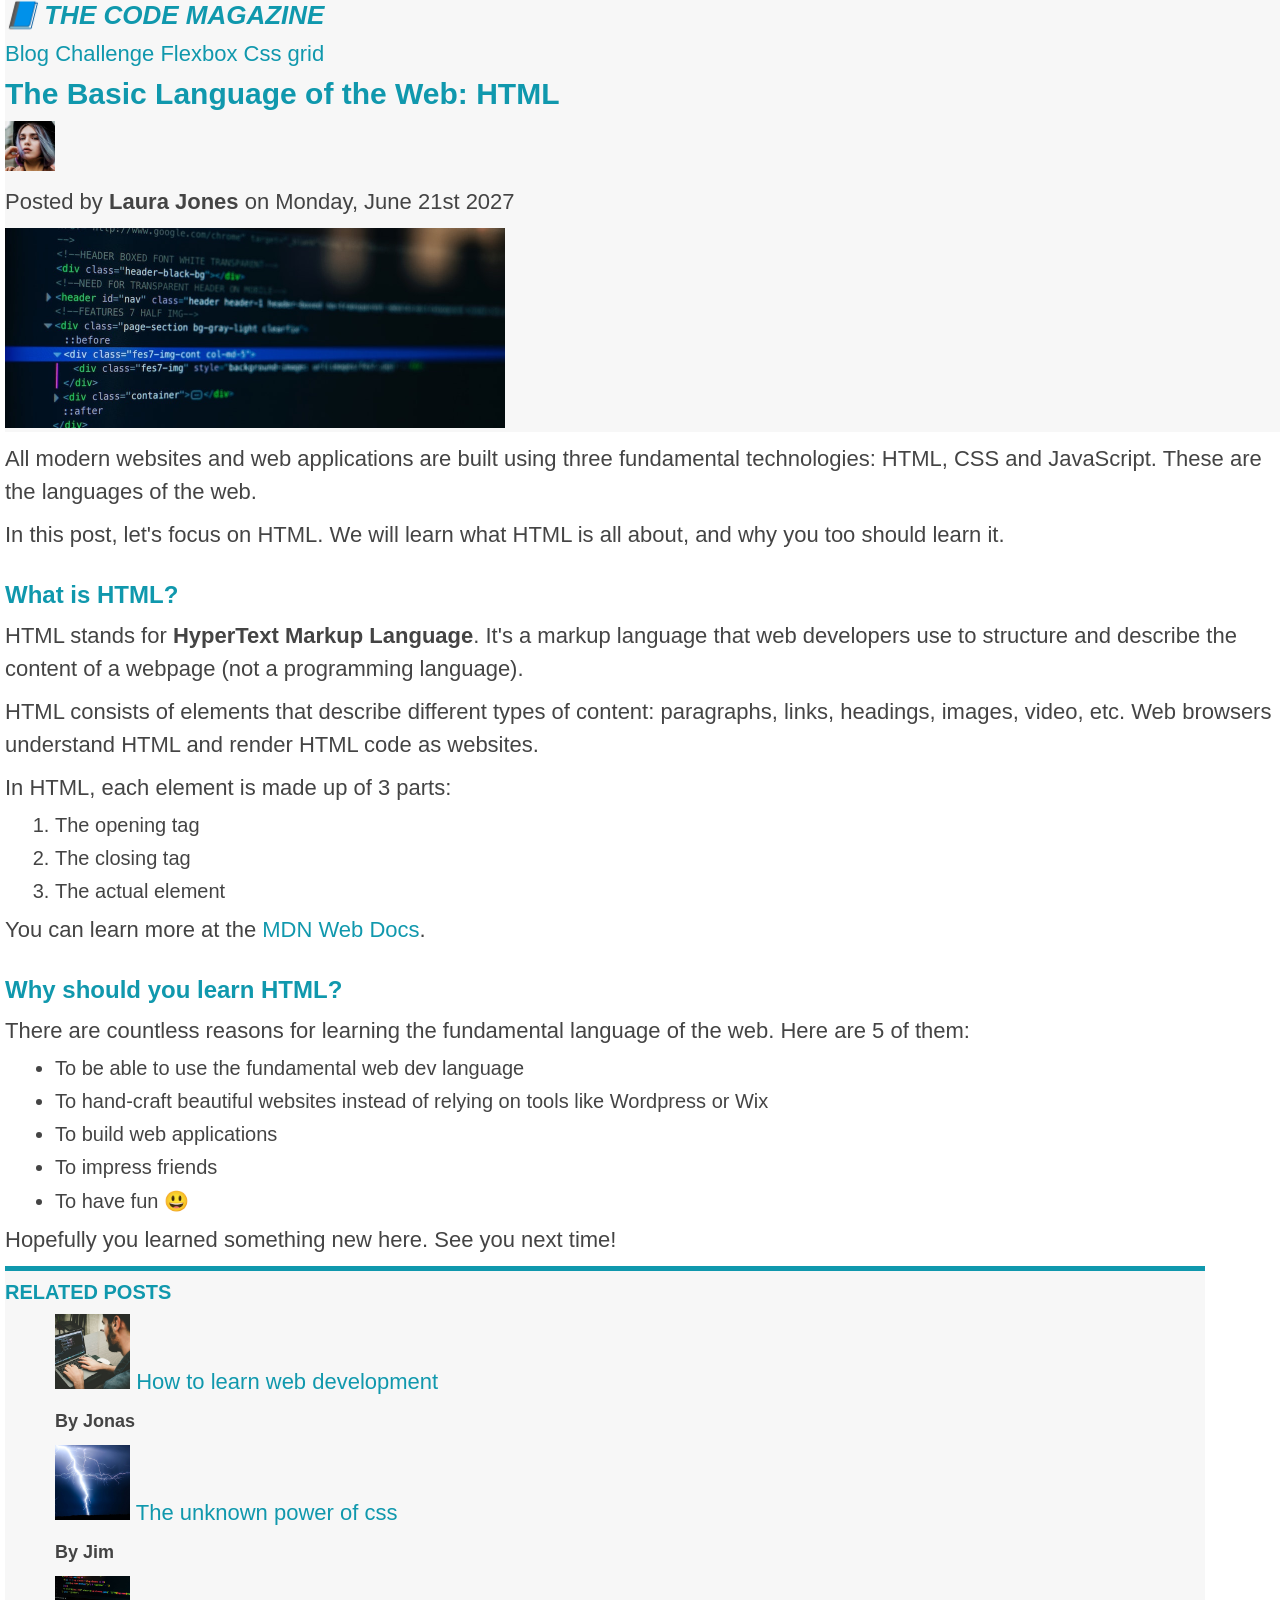
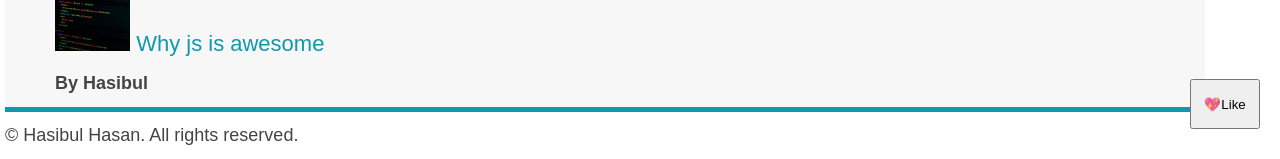
<file: CSS Fundamentals/index.html>
<!DOCTYPE html>
<html lang="en">
  <head>
    <meta charset="UTF-8" />
    <meta name="viewport" content="width=device-width, initial-scale=1.0" />
    <link rel="stylesheet" href="./style.css" />
    <title>Document</title>
  </head>
  <body>
    <header class="main-header">
      <h1>📘 The Code Magazine</h1>
      <nav class="nav-list">
        <a href="#">Blog</a>
        <a href="#">Challenge</a>
        <a href="#">Flexbox</a>
        <a href="#">Css grid</a>
      </nav>
      <h2>The Basic Language of the Web: HTML</h2>
      <img
        class="author-image"
        src="./resource/laura-jones.jpg"
        alt="laura-jones"
      />
      <p class="author-name">
        Posted by <strong>Laura Jones</strong> on Monday, June 21st 2027
      </p>
      <img
        src="./resource/post-img.jpg"
        alt="html code on screen"
        width="500"
        height="200"
      />
    </header>

    <article class="main-article">
      <p>
        All modern websites and web applications are built using three
        fundamental technologies: HTML, CSS and JavaScript. These are the
        languages of the web.
      </p>
      <p>
        In this post, let's focus on HTML. We will learn what HTML is all about,
        and why you too should learn it.
      </p>
      <h3>What is HTML?</h3>
      <p>
        HTML stands for <strong>HyperText Markup Language</strong>. It's a
        markup language that web developers use to structure and describe the
        content of a webpage (not a programming language).
      </p>
      <p>
        HTML consists of elements that describe different types of content:
        paragraphs, links, headings, images, video, etc. Web browsers understand
        HTML and render HTML code as websites.
      </p>
      <p>In HTML, each element is made up of 3 parts:</p>
      <ol>
        <li>The opening tag</li>
        <li>The closing tag</li>
        <li>The actual element</li>
      </ol>
      <p>
        You can learn more at the
        <a
          href="https://developer.mozilla.org/en-US/docs/Web/HTML"
          target="_blank"
          rel="noopener"
          >MDN Web Docs</a
        >.
      </p>
      <h3>Why should you learn HTML?</h3>
      <p>
        There are countless reasons for learning the fundamental language of the
        web. Here are 5 of them:
      </p>
      <ul>
        <li>To be able to use the fundamental web dev language</li>
        <li>
          To hand-craft beautiful websites instead of relying on tools like
          Wordpress or Wix
        </li>
        <li>To build web applications</li>
        <li>To impress friends</li>
        <li>To have fun 😃</li>
      </ul>
      <p>Hopefully you learned something new here. See you next time!</p>
    </article>

    <aside class="related-post">
      <h4>Related Posts</h4>
      <ul id="related-post--list">
        <li>
          <article>
            <p>
              <img
                src="./resource/related-1.jpg"
                alt="A person typing on screen"
                width="75"
                height="75"
              />
              <a href="#">How to learn web development</a>
            </p>
            <p class="related-author">By Jonas</p>
          </article>
        </li>

        <li>
          <article>
            <p>
              <img
                src="./resource/related-2.jpg"
                alt="Lighting from the sky"
                width="75"
                height="75"
              />
              <a href="#">The unknown power of css</a>
            </p>
            <p class="related-author">By Jim</p>
          </article>
        </li>

        <li>
          <article>
            <p>
              <img
                src="./resource/related-3.jpg"
                alt="code on screen"
                width="75"
                height="75"
              />
              <a href="#">Why js is awesome</a>
            </p>
            <p class="related-author">By Hasibul</p>
          </article>
        </li>
      </ul>
    </aside>
    <button class="btn-like">💖Like</button>
    <footer class="footer">
      <p>&copy; Hasibul Hasan. All rights reserved.</p>
    </footer>
  </body>
</html>
</file>
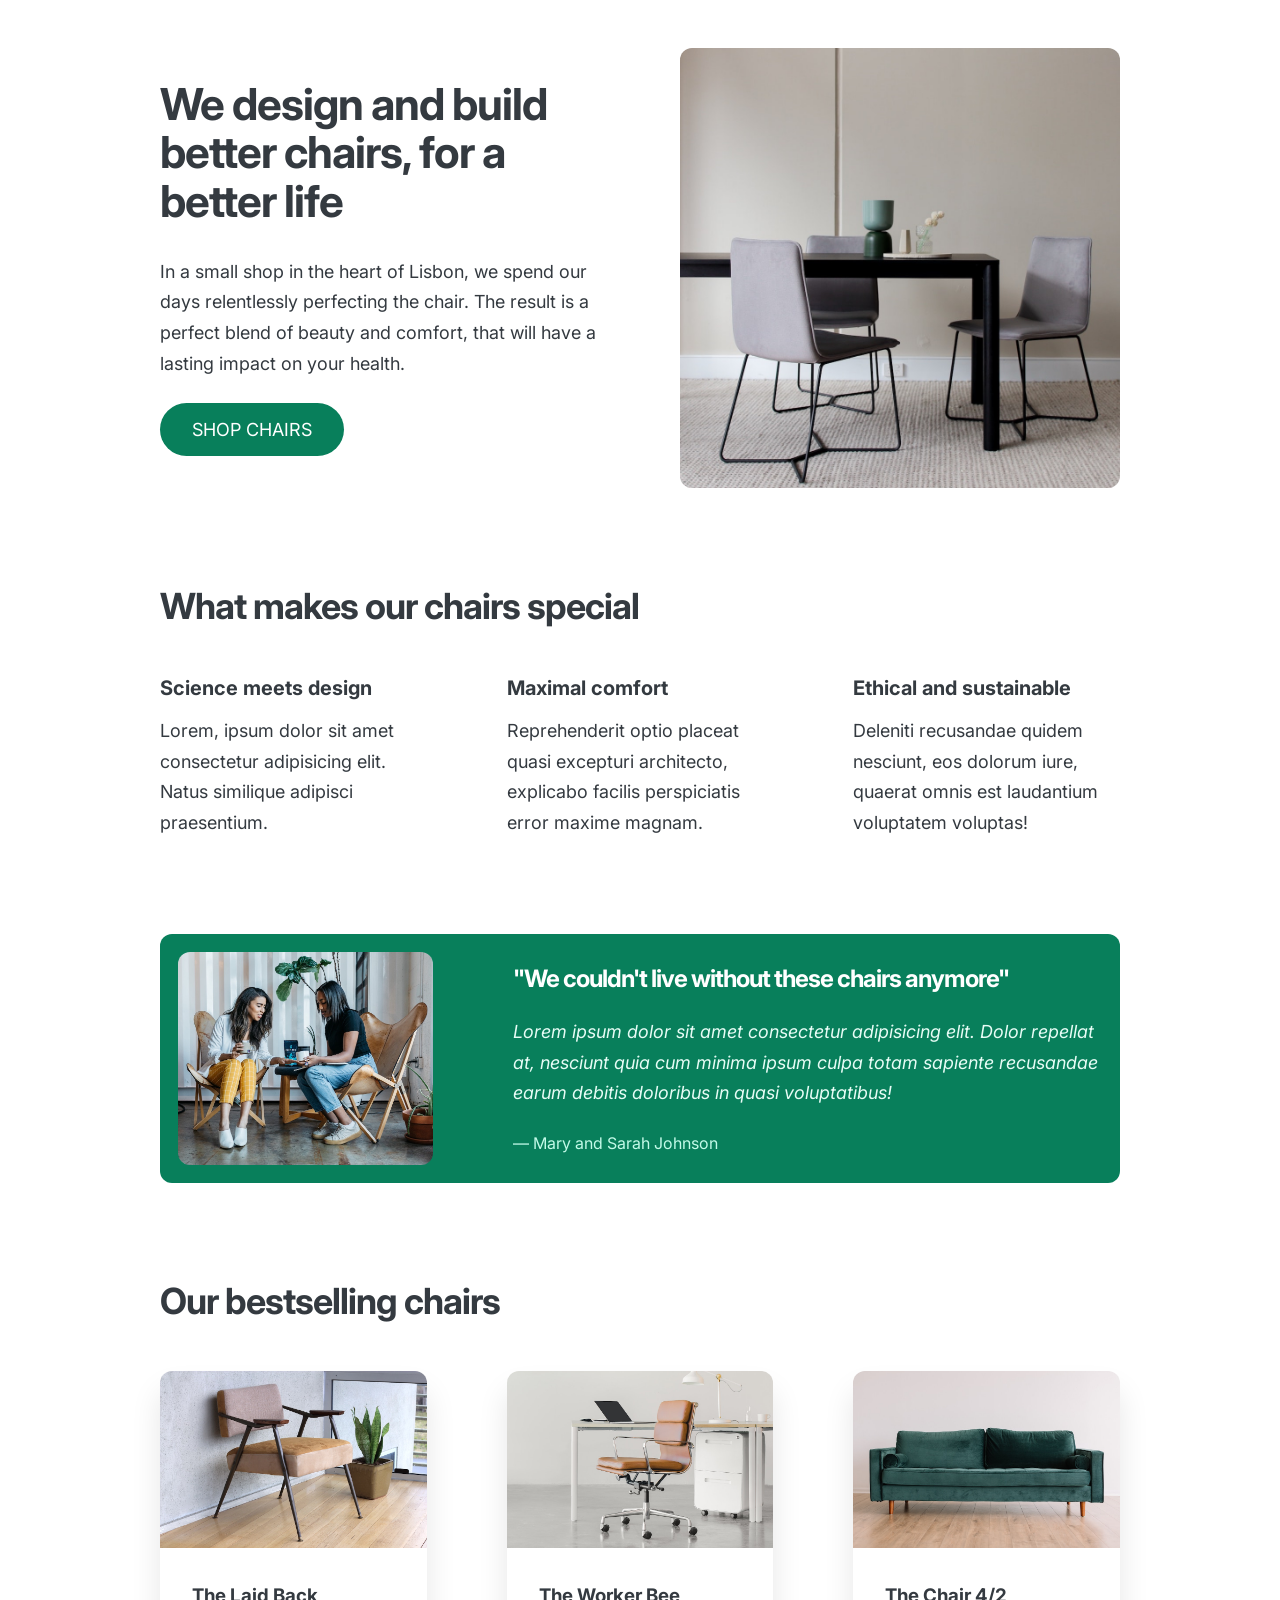
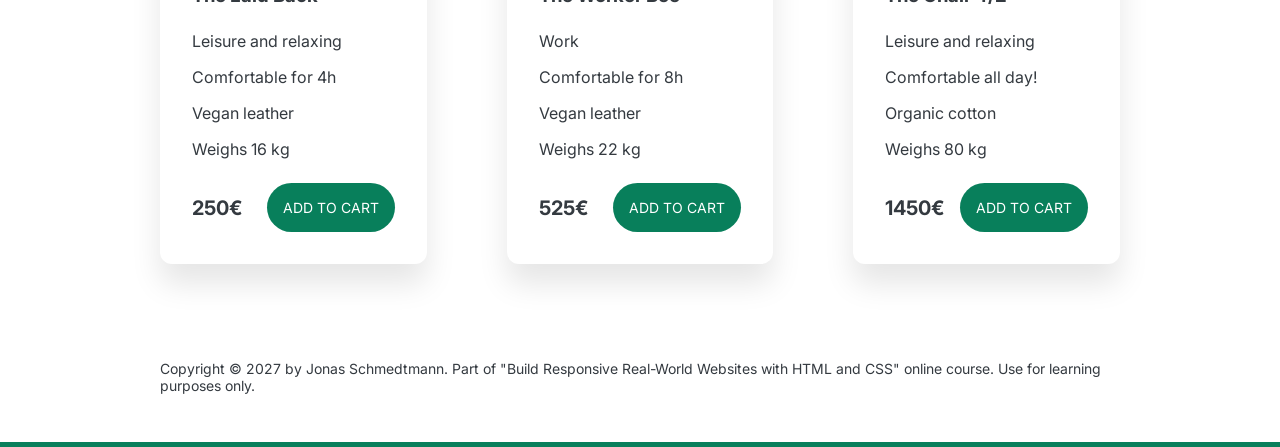
<file: Design/index.html>
<!DOCTYPE html>
<html lang="en">
  <head>
    <meta charset="UTF-8" />
    <meta http-equiv="X-UA-Compatible" content="IE=edge" />
    <meta name="viewport" content="width=device-width, initial-scale=1.0" />

    <link rel="preconnect" href="https://fonts.googleapis.com" />
    <link rel="preconnect" href="https://fonts.gstatic.com" crossorigin />
    <link
      href="https://fonts.googleapis.com/css2?family=Inter:wght@100..900&display=swap"
      rel="stylesheet"
    />

    <link rel="stylesheet" href="style.css" />
    <title>Lisbon Chair Shop</title>
  </head>
  <body>
    <div class="container">
      <header>
        <div class="header-text-box">
          <h1>We design and build better chairs, for a better life</h1>
          <p class="header-text">
            In a small shop in the heart of Lisbon, we spend our days
            relentlessly perfecting the chair. The result is a perfect blend of
            beauty and comfort, that will have a lasting impact on your health.
          </p>
          <a class="btn btn--big" href="#">Shop chairs</a>
        </div>
        <img src="images/hero.jpg" alt="Photo" />
      </header>

      <section>
        <h2>What makes our chairs special</h2>
        <div class="grid-3-cols">
          <div>
            <p class="features-title"><strong>Science meets design</strong></p>
            <p class="features-text">
              Lorem, ipsum dolor sit amet consectetur adipisicing elit. Natus
              similique adipisci praesentium.
            </p>
          </div>

          <div>
            <p class="features-title">
              <strong>Maximal comfort</strong>
            </p>
            <p class="features-text">
              Reprehenderit optio placeat quasi excepturi architecto, explicabo
              facilis perspiciatis error maxime magnam.
            </p>
          </div>

          <div>
            <p class="features-title">
              <strong>Ethical and sustainable</strong>
            </p>
            <p class="features-text">
              Deleniti recusandae quidem nesciunt, eos dolorum iure, quaerat
              omnis est laudantium voluptatem voluptas!
            </p>
          </div>
        </div>
      </section>

      <section class="testimonial-section">
        <div class="grid-3-cols">
          <img src="images/customers.jpg" alt="People sitting on chairs" />
          <div class="testimonial-box">
            <h2>"We couldn't live without these chairs anymore"</h2>
            <blockquote class="testimonial-text">
              Lorem ipsum dolor sit amet consectetur adipisicing elit. Dolor
              repellat at, nesciunt quia cum minima ipsum culpa totam sapiente
              recusandae earum debitis doloribus in quasi voluptatibus!
            </blockquote>
            <p class="testimonial-author">&mdash; Mary and Sarah Johnson</p>
          </div>
        </div>
      </section>

      <section>
        <h2>Our bestselling chairs</h2>
        <div class="grid-3-cols">
          <figure class="chair">
            <img src="images/chair-1.jpg" alt="Chair" />
            <div class="chair-box">
              <h3>The Laid Back</h3>
              <ul class="chair-details">
                <li>
                  <!-- Span is a generic INLINE text element, it doesn't have any meaning. It's like a div element, but inline -->
                  <span>Leisure and relaxing</span>
                </li>
                <li>
                  <span>Comfortable for 4h</span>
                </li>
                <li>
                  <span>Vegan leather</span>
                </li>
                <li>
                  <span>Weighs 16 kg</span>
                </li>
              </ul>
              <div class="chair-price">
                <strong>250€</strong>
                <a href="#" class="btn btn--small">Add to cart</a>
              </div>
            </div>
          </figure>

          <figure class="chair">
            <img src="images/chair-2.jpg" alt="Chair" />
            <div class="chair-box">
              <h3>The Worker Bee</h3>
              <ul class="chair-details">
                <li>
                  <span>Work</span>
                </li>
                <li>
                  <span>Comfortable for 8h</span>
                </li>
                <li>
                  <span>Vegan leather</span>
                </li>
                <li>
                  <span>Weighs 22 kg</span>
                </li>
              </ul>
              <div class="chair-price">
                <strong>525€</strong>
                <a href="#" class="btn btn--small">Add to cart</a>
              </div>
            </div>
          </figure>

          <figure class="chair">
            <img src="images/chair-3.jpg" alt="Chair" />
            <div class="chair-box">
              <h3>The Chair 4/2</h3>
              <ul class="chair-details">
                <li>
                  <span>Leisure and relaxing</span>
                </li>
                <li>
                  <span>Comfortable all day!</span>
                </li>
                <li>
                  <span>Organic cotton</span>
                </li>
                <li>
                  <span>Weighs 80 kg</span>
                </li>
              </ul>
              <div class="chair-price">
                <strong>1450€</strong>
                <a href="#" class="btn btn--small">Add to cart</a>
              </div>
            </div>
          </figure>
        </div>
      </section>

      <footer>
        Copyright &copy; 2027 by Jonas Schmedtmann. Part of "Build Responsive
        Real-World Websites with HTML and CSS" online course. Use for learning
        purposes only.
      </footer>
    </div>
  </body>
</html>
</file>
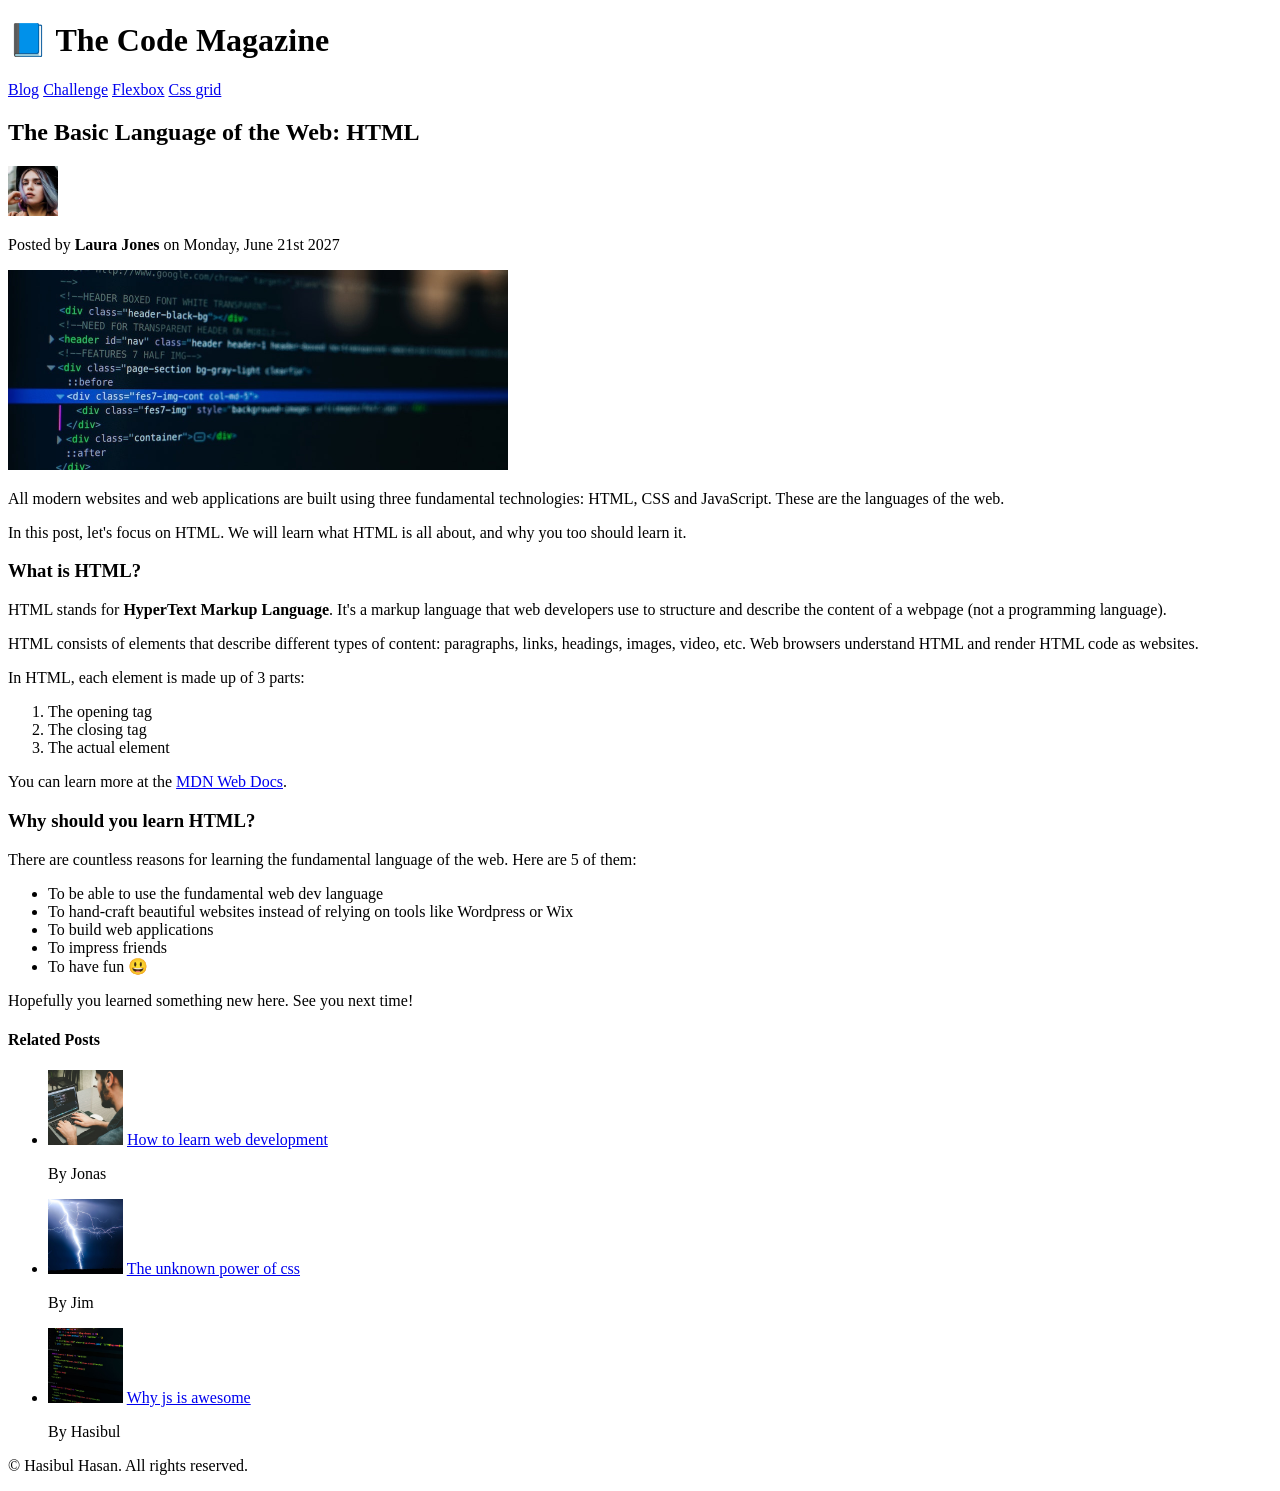
<file: Introduction To Html/index.html>
<!DOCTYPE html>
<html lang="en">
  <head>
    <meta charset="UTF-8" />
    <meta name="viewport" content="width=device-width, initial-scale=1.0" />
    <title>Document</title>
  </head>
  <body>
    <header>
      <h1>📘 The Code Magazine</h1>
      <nav>
        <a href="#">Blog</a>
        <a href="#">Challenge</a>
        <a href="#">Flexbox</a>
        <a href="#">Css grid</a>
      </nav>
      <h2>The Basic Language of the Web: HTML</h2>
      <img
        src="./resource/laura-jones.jpg"
        alt="laura-jones"
        width="50"
        height="50"
      />
      <p>Posted by <strong>Laura Jones</strong> on Monday, June 21st 2027</p>
      <img
        src="./resource/post-img.jpg"
        alt="html code on screen"
        width="500"
        height="200"
      />
    </header>

    <article>
      <p>
        All modern websites and web applications are built using three
        fundamental technologies: HTML, CSS and JavaScript. These are the
        languages of the web.
      </p>
      <p>
        In this post, let's focus on HTML. We will learn what HTML is all about,
        and why you too should learn it.
      </p>
      <h3>What is HTML?</h3>
      <p>
        HTML stands for <strong>HyperText Markup Language</strong>. It's a
        markup language that web developers use to structure and describe the
        content of a webpage (not a programming language).
      </p>
      <p>
        HTML consists of elements that describe different types of content:
        paragraphs, links, headings, images, video, etc. Web browsers understand
        HTML and render HTML code as websites.
      </p>
      <p>In HTML, each element is made up of 3 parts:</p>
      <ol>
        <li>The opening tag</li>
        <li>The closing tag</li>
        <li>The actual element</li>
      </ol>
      <p>
        You can learn more at the
        <a
          href="https://developer.mozilla.org/en-US/docs/Web/HTML"
          target="_blank"
          rel="noopener"
          >MDN Web Docs</a
        >.
      </p>
      <h3>Why should you learn HTML?</h3>
      <p>
        There are countless reasons for learning the fundamental language of the
        web. Here are 5 of them:
      </p>
      <ul>
        <li>To be able to use the fundamental web dev language</li>
        <li>
          To hand-craft beautiful websites instead of relying on tools like
          Wordpress or Wix
        </li>
        <li>To build web applications</li>
        <li>To impress friends</li>
        <li>To have fun 😃</li>
      </ul>
      <p>Hopefully you learned something new here. See you next time!</p>
    </article>

    <aside>
      <h4>Related Posts</h4>
      <ul>
        <li>
          <article>
            <p>
              <img
                src="./resource/related-1.jpg"
                alt="A person typing on screen"
                width="75"
                height="75"
              />
              <a href="#">How to learn web development</a>
            </p>
            <p>By Jonas</p>
          </article>
        </li>

        <li>
          <article>
            <p>
              <img
                src="./resource/related-2.jpg"
                alt="Lighting from the sky"
                width="75"
                height="75"
              />
              <a href="#">The unknown power of css</a>
            </p>
            <p>By Jim</p>
          </article>
        </li>

        <li>
          <article>
            <p>
              <img
                src="./resource/related-3.jpg"
                alt="code on screen"
                width="75"
                height="75"
              />
              <a href="#">Why js is awesome</a>
            </p>
            <p>By Hasibul</p>
          </article>
        </li>
      </ul>
    </aside>

    <footer>
      <p>&copy; Hasibul Hasan. All rights reserved.</p>
    </footer>
  </body>
</html>
</file>
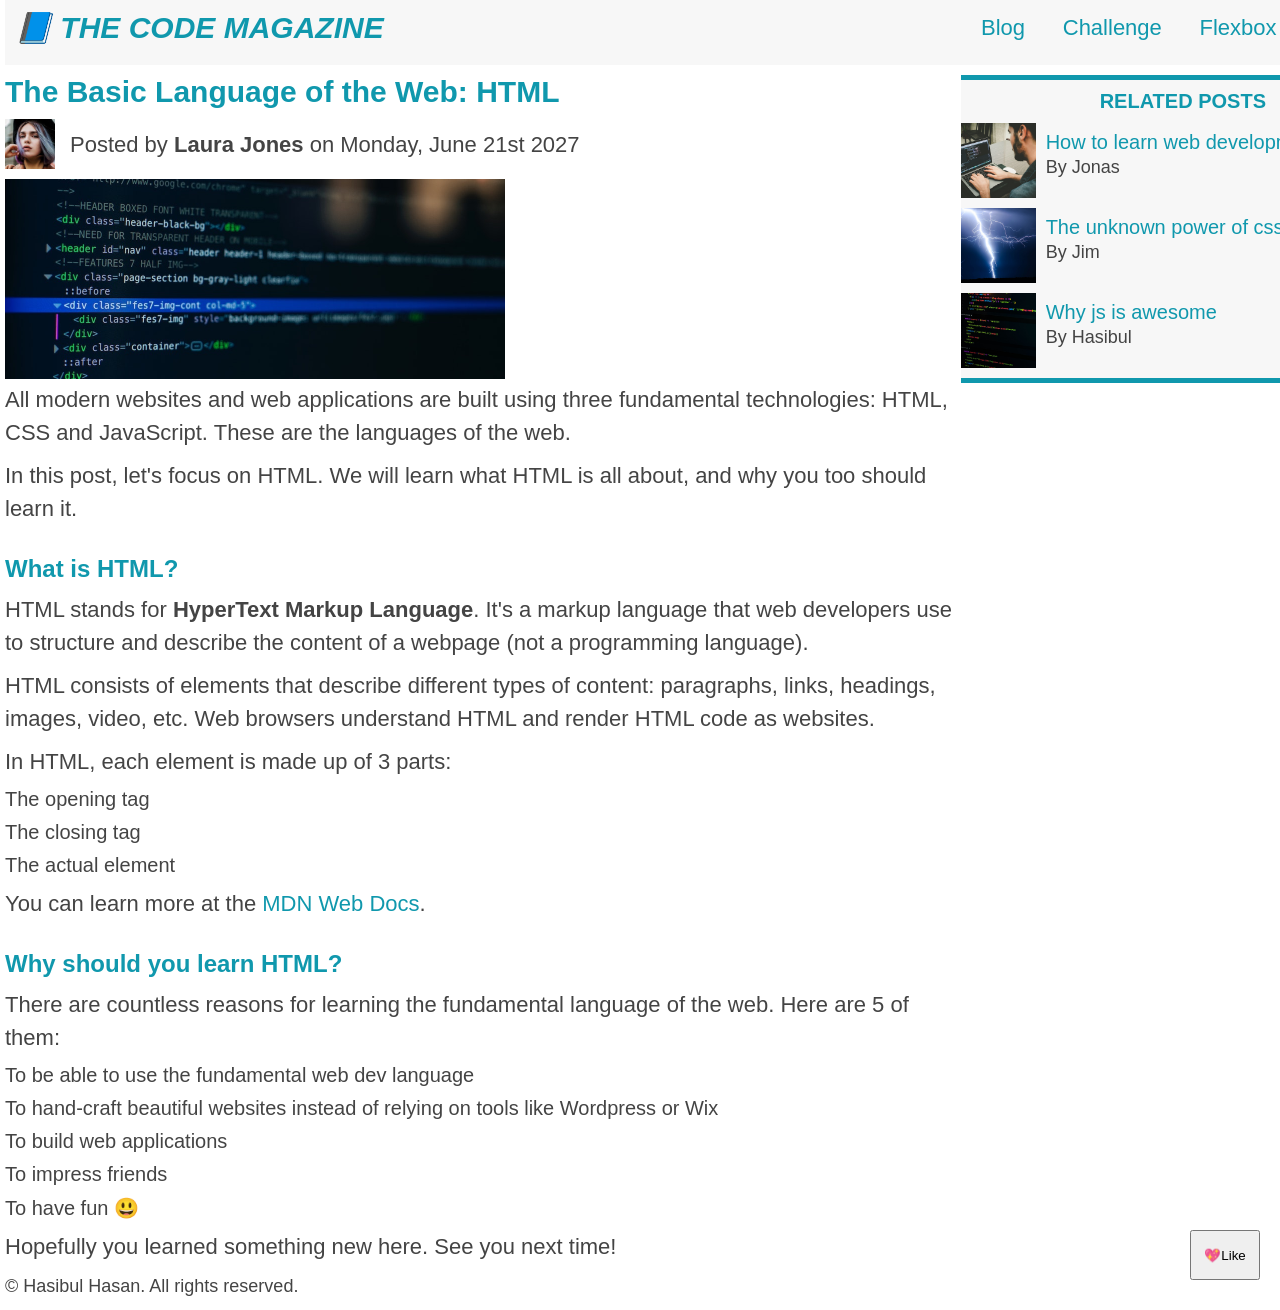
<file: Layout/index.html>
<!DOCTYPE html>
<html lang="en">
  <head>
    <meta charset="UTF-8" />
    <meta name="viewport" content="width=device-width, initial-scale=1.0" />
    <link rel="stylesheet" href="./style.css" />
    <title>Document</title>
  </head>
  <body>
    <div class="container">
      <header class="main-header">
        <h1>📘 The Code Magazine</h1>
        <nav class="nav-list">
          <a href="#">Blog</a>
          <a href="#">Challenge</a>
          <a href="./flexbox.html">Flexbox</a>
          <a href="./css-grid.html">Css grid</a>
        </nav>
      </header>

      <section class="section-main">
        <article class="main-article">
          <h2>The Basic Language of the Web: HTML</h2>
          <section class="author-box">
            <img
              class="author-image"
              src="./resource/laura-jones.jpg"
              alt="laura-jones"
            />
            <p class="author-name">
              Posted by <strong>Laura Jones</strong> on Monday, June 21st 2027
            </p>
          </section>
          <img
            src="./resource/post-img.jpg"
            alt="html code on screen"
            width="500"
            height="200"
          />
          <p>
            All modern websites and web applications are built using three
            fundamental technologies: HTML, CSS and JavaScript. These are the
            languages of the web.
          </p>
          <p>
            In this post, let's focus on HTML. We will learn what HTML is all
            about, and why you too should learn it.
          </p>
          <h3>What is HTML?</h3>
          <p>
            HTML stands for <strong>HyperText Markup Language</strong>. It's a
            markup language that web developers use to structure and describe
            the content of a webpage (not a programming language).
          </p>
          <p>
            HTML consists of elements that describe different types of content:
            paragraphs, links, headings, images, video, etc. Web browsers
            understand HTML and render HTML code as websites.
          </p>
          <p>In HTML, each element is made up of 3 parts:</p>
          <ol>
            <li>The opening tag</li>
            <li>The closing tag</li>
            <li>The actual element</li>
          </ol>
          <p>
            You can learn more at the
            <a
              href="https://developer.mozilla.org/en-US/docs/Web/HTML"
              target="_blank"
              rel="noopener"
              >MDN Web Docs</a
            >.
          </p>
          <h3>Why should you learn HTML?</h3>
          <p>
            There are countless reasons for learning the fundamental language of
            the web. Here are 5 of them:
          </p>
          <ul>
            <li>To be able to use the fundamental web dev language</li>
            <li>
              To hand-craft beautiful websites instead of relying on tools like
              Wordpress or Wix
            </li>
            <li>To build web applications</li>
            <li>To impress friends</li>
            <li>To have fun 😃</li>
          </ul>
          <p>Hopefully you learned something new here. See you next time!</p>
        </article>

        <aside class="related-post">
          <h4>Related Posts</h4>
          <ul id="related-post--list">
            <li class="related-list-item">
              <img
                src="./resource/related-1.jpg"
                alt="A person typing on screen"
                width="75"
                height="75"
              />
              <div>
                <a href="#">How to learn web development</a>
                <p class="related-author">By Jonas</p>
              </div>
            </li>
            <li class="related-list-item">
              <img
                src="./resource/related-2.jpg"
                alt="Lighting from the sky"
                width="75"
                height="75"
              />
              <div>
                <a href="#">The unknown power of css</a>
                <p class="related-author">By Jim</p>
              </div>
            </li>
            <li class="related-list-item">
              <img
                src="./resource/related-3.jpg"
                alt="code on screen"
                width="75"
                height="75"
              />
              <div>
                <a href="#">Why js is awesome</a>
                <p class="related-author">By Hasibul</p>
              </div>
            </li>
          </ul>
        </aside>
      </section>

      <button class="btn-like">💖Like</button>

      <footer class="footer">
        <p>&copy; Hasibul Hasan. All rights reserved.</p>
      </footer>
    </div>
  </body>
</html>
</file>
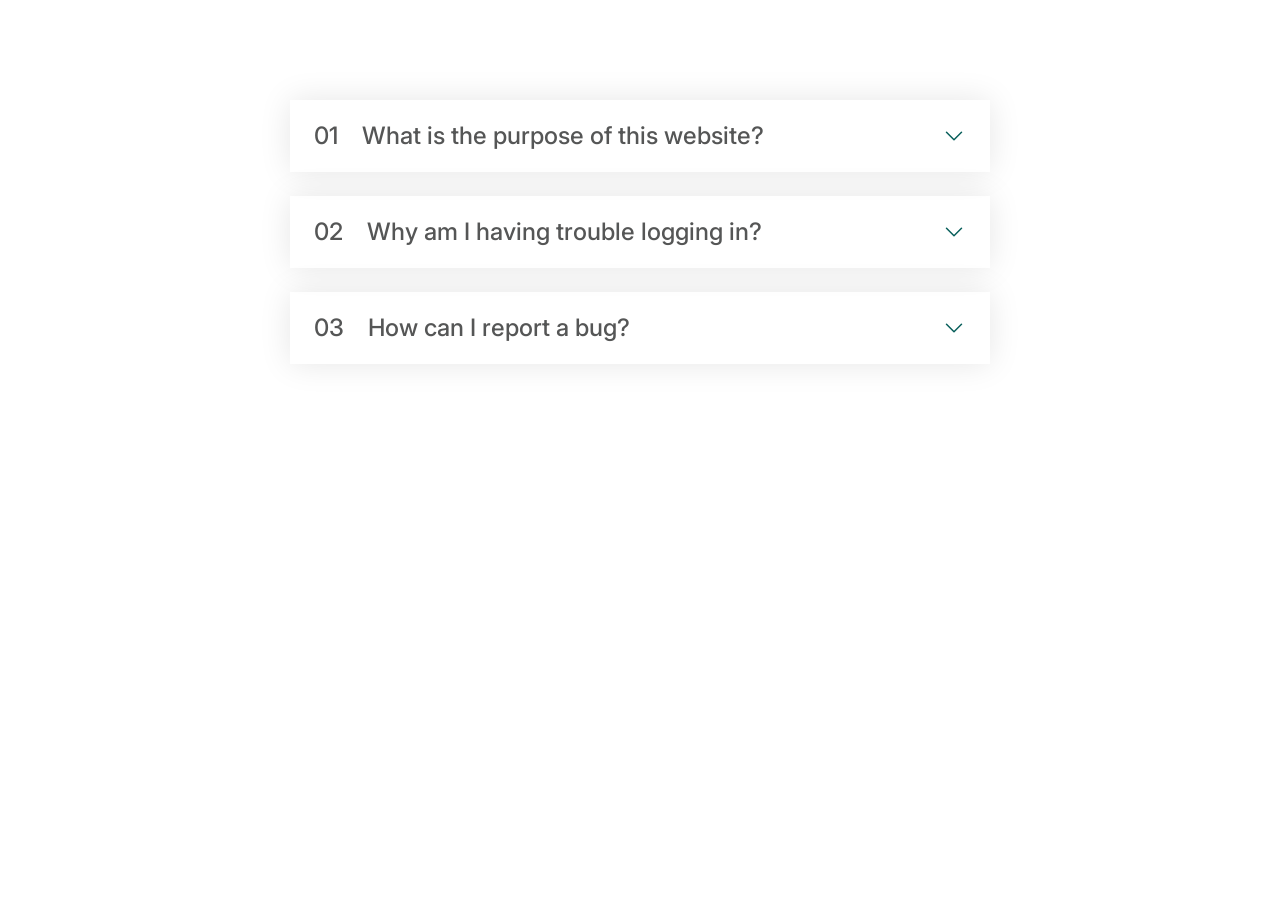
<file: Components/01-accordion.html>
<!DOCTYPE html>
<html lang="en">
  <head>
    <meta charset="UTF-8" />
    <meta name="viewport" content="width=device-width, initial-scale=1.0" />
    <link
      href="https://fonts.googleapis.com/css2?family=Inter:wght@100..900&display=swap"
      rel="stylesheet"
    />
    <link rel="stylesheet" href="./style/01-accordion.css" />
    <script src="./js/01-accordion.js" defer></script>
    <title>Accordion</title>
  </head>
  <body>
    <div class="accordion">
      <div class="items">
        <p class="heading-number">01</p>
        <p class="heading-text">What is the purpose of this website?</p>
        <svg
          xmlns="http://www.w3.org/2000/svg"
          fill="none"
          viewBox="0 0 24 24"
          stroke-width="1.5"
          stroke="currentColor"
          class="icon"
        >
          <path
            stroke-linecap="round"
            stroke-linejoin="round"
            d="m19.5 8.25-7.5 7.5-7.5-7.5"
          />
        </svg>
        <div class="hidden-box">
          <p class="body-text">
            Our website is designed to provide users with a comprehensive guide
            on various topics related to [your website's focus, e.g.,
            technology, health, travel. Whether you're looking for the latest
            trends, helpful tips, or detailed tutorials, we have you covered.
          </p>
        </div>
      </div>

      <div class="items">
        <p class="heading-number">02</p>
        <p class="heading-text">Why am I having trouble logging in?</p>
        <svg
          xmlns="http://www.w3.org/2000/svg"
          fill="none"
          viewBox="0 0 24 24"
          stroke-width="1.5"
          stroke="currentColor"
          class="icon"
        >
          <path
            stroke-linecap="round"
            stroke-linejoin="round"
            d="m19.5 8.25-7.5 7.5-7.5-7.5"
          />
        </svg>
        <div class="hidden-box">
          <p class="body-text">
            If you're having trouble logging in, please check the following:
          </p>
          <ul>
            <li>Ensure your email and password are entered correctly.</li>
            <li>Make sure your internet connection is stable.</li>
            <li>Clear your browser cache and cookies.</li>
          </ul>
        </div>
      </div>

      <div class="items">
        <p class="heading-number">03</p>
        <p class="heading-text">How can I report a bug?</p>
        <svg
          xmlns="http://www.w3.org/2000/svg"
          fill="none"
          viewBox="0 0 24 24"
          stroke-width="1.5"
          stroke="currentColor"
          class="icon"
        >
          <path
            stroke-linecap="round"
            stroke-linejoin="round"
            d="m19.5 8.25-7.5 7.5-7.5-7.5"
          />
        </svg>
        <div class="hidden-box">
          <p class="body-text">
            To report a bug, navigate to the 'Contact Us' section and fill out
            the bug report form. Provide as much detail as possible about the
            issue you're experiencing, including screenshots if applicable. Our
            team will look into it and get back to you as soon as possible.
          </p>
        </div>
      </div>
    </div>
  </body>
</html>
</file>
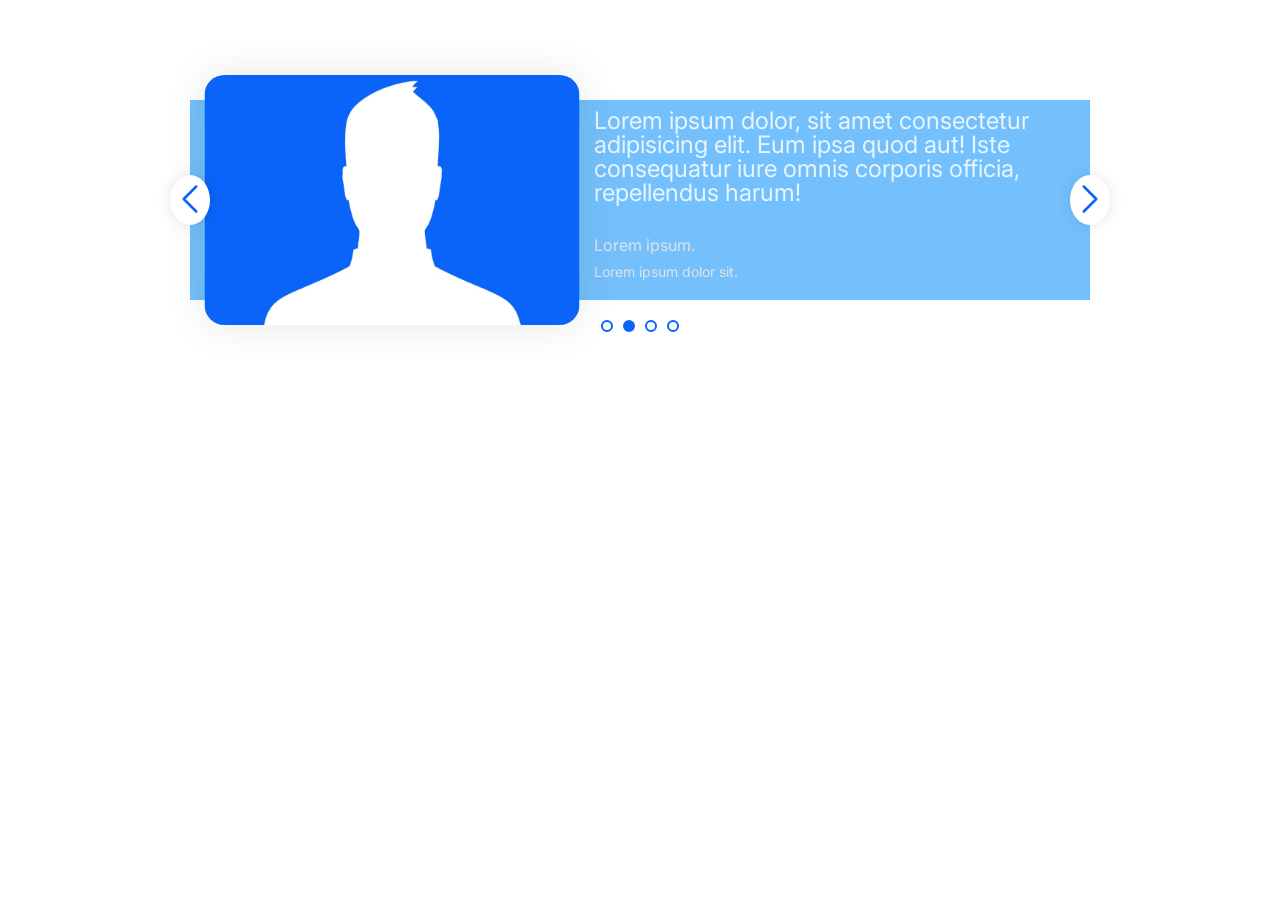
<file: Components/02-carousel.html>
<!DOCTYPE html>
<html lang="en">
  <head>
    <meta charset="UTF-8" />
    <meta name="viewport" content="width=device-width, initial-scale=1.0" />
    <link
      href="https://fonts.googleapis.com/css2?family=Inter:wght@100..900&display=swap"
      rel="stylesheet"
    />
    <link rel="stylesheet" href="./style/02.carousel.css" />
    <title>Carousel Component</title>
  </head>
  <body>
    <div class="carousel">
      <img src="./image/blank-profile.png" alt="" />
      <blockquote class="testimonial">
        <p class="testimonial-text">
          Lorem ipsum dolor, sit amet consectetur adipisicing elit. Eum ipsa
          quod aut! Iste consequatur iure omnis corporis officia, repellendus
          harum!
        </p>
        <p class="testimonial-author">Lorem ipsum.</p>
        <p class="testimonial-job">Lorem ipsum dolor sit.</p>
      </blockquote>
      <button class="btn btn--left" title="Previous Slide" type="button">
        <svg
          xmlns="http://www.w3.org/2000/svg"
          fill="none"
          viewBox="0 0 24 24"
          stroke-width="1.5"
          stroke="currentColor"
          class="btn-icon"
        >
          <path
            stroke-linecap="round"
            stroke-linejoin="round"
            d="M15.75 19.5 8.25 12l7.5-7.5"
          />
        </svg>
      </button>

      <button class="btn btn--right" title="next Slide" type="button">
        <svg
          xmlns="http://www.w3.org/2000/svg"
          fill="none"
          viewBox="0 0 24 24"
          stroke-width="1.5"
          stroke="currentColor"
          class="btn-icon"
        >
          <path
            stroke-linecap="round"
            stroke-linejoin="round"
            d="m8.25 4.5 7.5 7.5-7.5 7.5"
          />
        </svg>
      </button>

      <div class="dots">
        <div class="dot">&nbsp;</div>
        <div class="dot dot--fill">&nbsp;</div>
        <div class="dot">&nbsp;</div>
        <div class="dot">&nbsp;</div>
      </div>
    </div>
  </body>
</html>
</file>
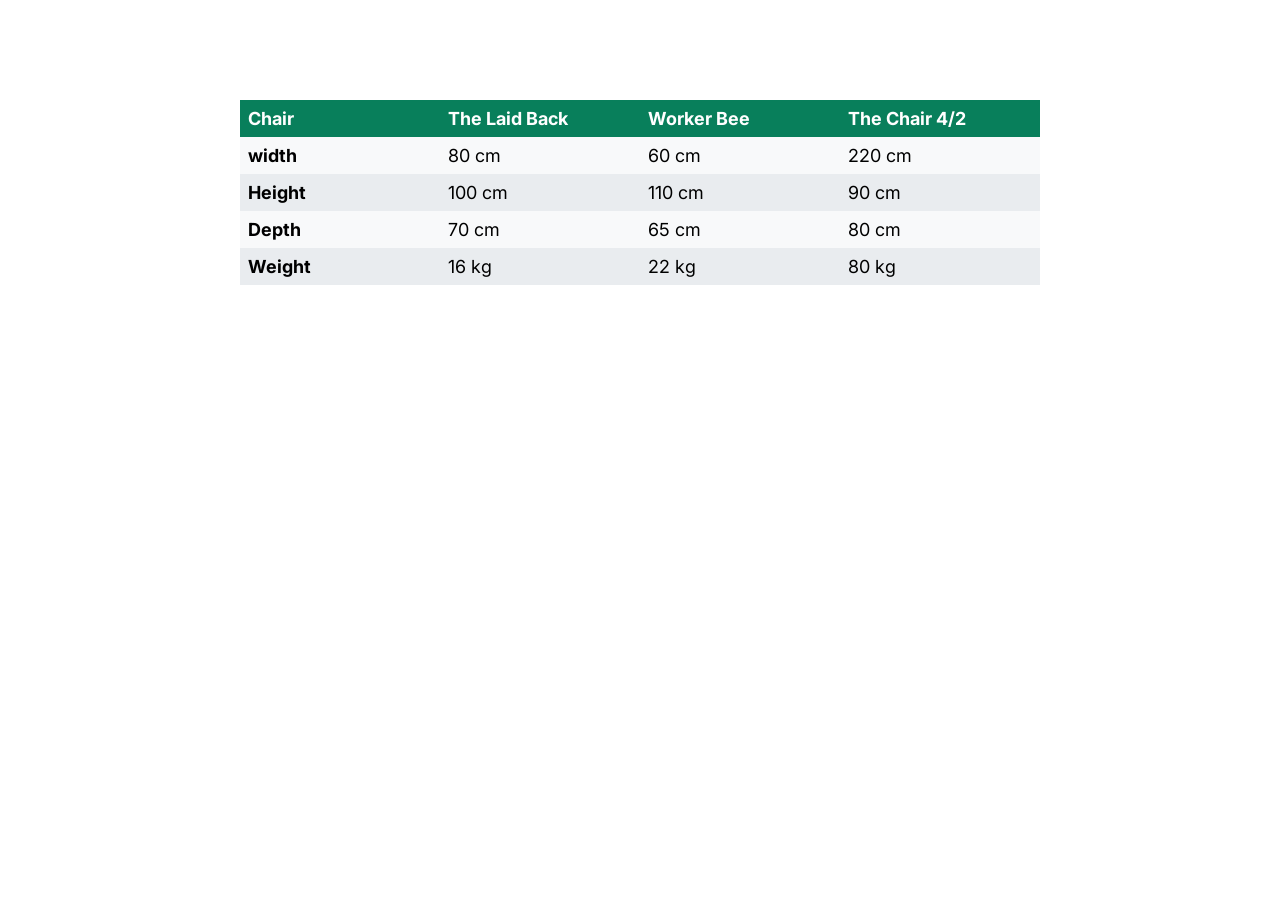
<file: Components/03-table.html>
<!DOCTYPE html>
<html lang="en">
  <head>
    <meta charset="UTF-8" />
    <meta name="viewport" content="width=device-width, initial-scale=1.0" />
    <link
      href="https://fonts.googleapis.com/css2?family=Inter:wght@100..900&display=swap"
      rel="stylesheet"
    />
    <link rel="stylesheet" href="./style/03-table.css" />
    <title>Document</title>
  </head>
  <body>
    <table>
      <thead>
        <tr>
          <th>Chair</th>
          <th>The Laid Back</th>
          <th>Worker Bee</th>
          <th>The Chair 4/2</th>
        </tr>
      </thead>

      <tbody>
        <tr>
          <th>width</th>
          <td>80 cm</td>
          <td>60 cm</td>
          <td>220 cm</td>
        </tr>
        <tr>
          <th>Height</th>
          <td>100 cm</td>
          <td>110 cm</td>
          <td>90 cm</td>
        </tr>
        <tr>
          <th>Depth</th>
          <td>70 cm</td>
          <td>65 cm</td>
          <td>80 cm</td>
        </tr>
        <tr>
          <th>Weight</th>
          <td>16 kg</td>
          <td>22 kg</td>
          <td>80 kg</td>
        </tr>
      </tbody>
    </table>
  </body>
</html>
</file>
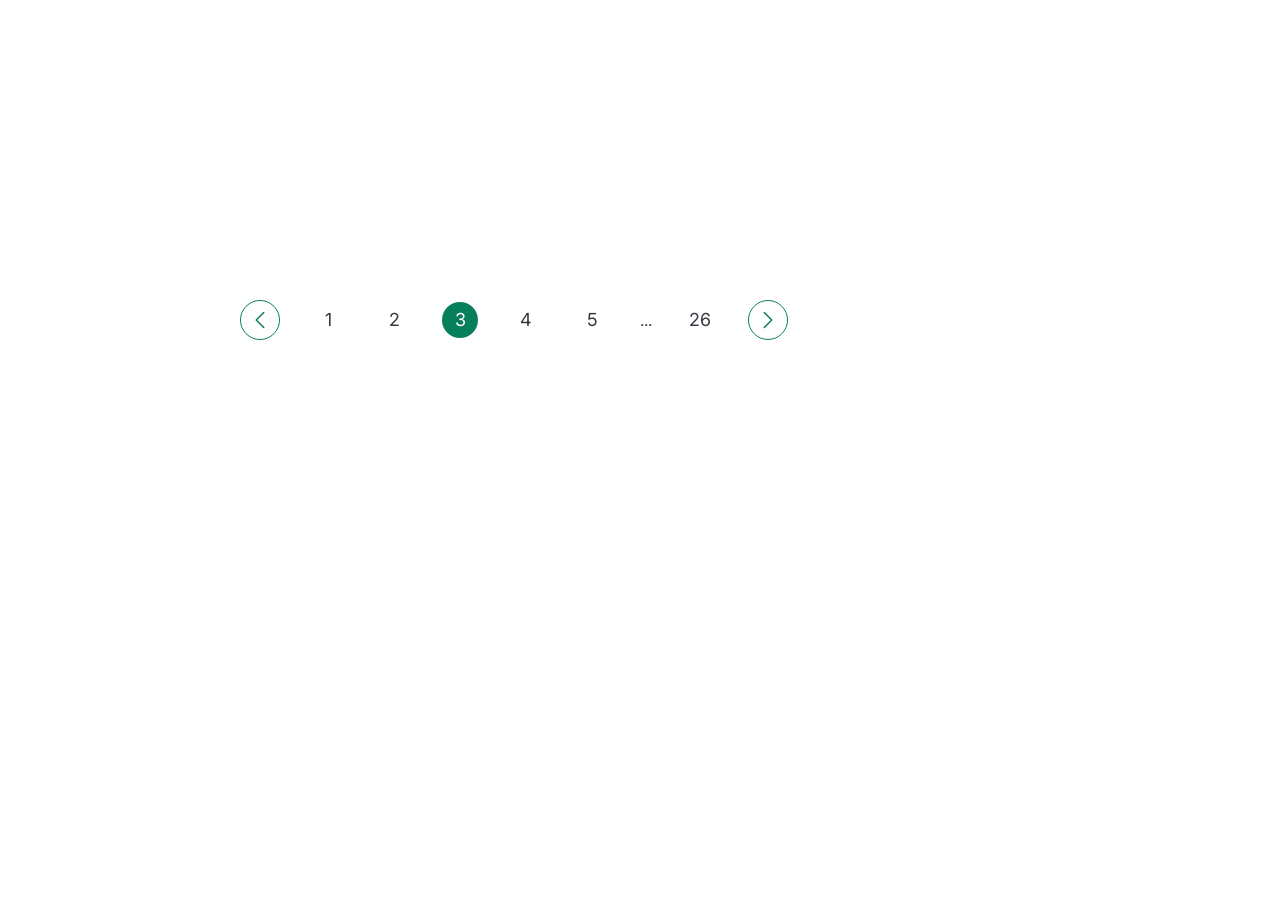
<file: Components/04-pagination.html>
<!DOCTYPE html>
<html lang="en">
  <head>
    <meta charset="UTF-8" />
    <meta name="viewport" content="width=device-width, initial-scale=1.0" />
    <link
      href="https://fonts.googleapis.com/css2?family=Inter:wght@100..900&display=swap"
      rel="stylesheet"
    />
    <link rel="stylesheet" href="./style/04-pagination.css" />
    <title>Pagination</title>
  </head>
  <body>
    <div class="pagination">
      <button class="btn" title="prev" type="button">
        <svg
          xmlns="http://www.w3.org/2000/svg"
          fill="none"
          viewBox="0 0 24 24"
          stroke-width="1.5"
          stroke="currentColor"
          class="btn-icon"
        >
          <path
            stroke-linecap="round"
            stroke-linejoin="round"
            d="M15.75 19.5 8.25 12l7.5-7.5"
          />
        </svg>
      </button>
      <a href="#" class="page-link">1</a>
      <a href="#" class="page-link">2</a>
      <a href="#" class="page-link page-link--active">3</a>
      <a href="#" class="page-link">4</a>
      <a href="#" class="page-link">5</a>
      <span class="dot">...</span>
      <a href="#" class="page-link">26</a>
      <button class="btn" title="next" type="button">
        <svg
          xmlns="http://www.w3.org/2000/svg"
          fill="none"
          viewBox="0 0 24 24"
          stroke-width="1.5"
          stroke="currentColor"
          class="btn-icon"
        >
          <path
            stroke-linecap="round"
            stroke-linejoin="round"
            d="m8.25 4.5 7.5 7.5-7.5 7.5"
          />
        </svg>
      </button>
    </div>
  </body>
</html>
</file>
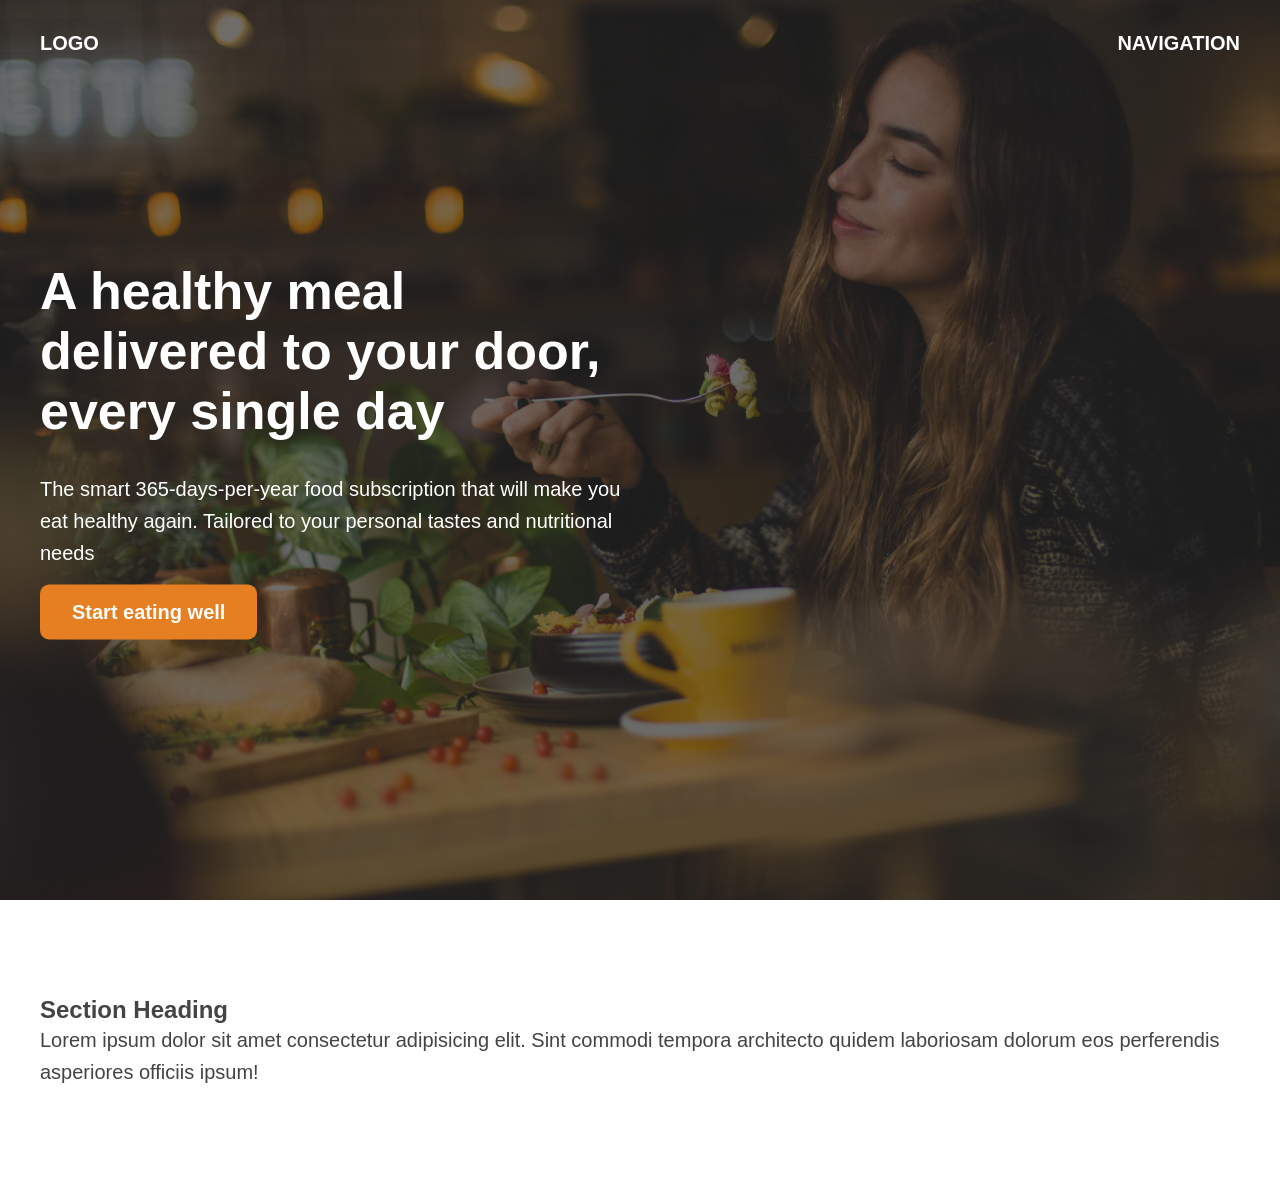
<file: Components/05-hero.html>
<!DOCTYPE html>
<html lang="en">
  <head>
    <meta charset="UTF-8" />
    <meta name="viewport" content="width=device-width, initial-scale=1.0" />
    <link rel="stylesheet" href="./style/05-hero.css" />
    <title>Hero Section</title>
  </head>
  <body>
    <header>
      <nav class="container">
        <div>LOGO</div>

        <div>NAVIGATION</div>
      </nav>

      <div class="header-container">
        <div class="header-container--inner">
          <h1>A healthy meal delivered to your door, every single day</h1>
          <p>
            The smart 365-days-per-year food subscription that will make you eat
            healthy again. Tailored to your personal tastes and nutritional
            needs
          </p>
          <a href="#" class="btn">Start eating well</a>
        </div>
      </div>
    </header>

    <section>
      <div class="container">
        <h2>Section Heading</h2>
        <p>
          Lorem ipsum dolor sit amet consectetur adipisicing elit. Sint commodi
          tempora architecto quidem laboriosam dolorum eos perferendis
          asperiores officiis ipsum!
        </p>
      </div>
    </section>
  </body>
</html>
</file>
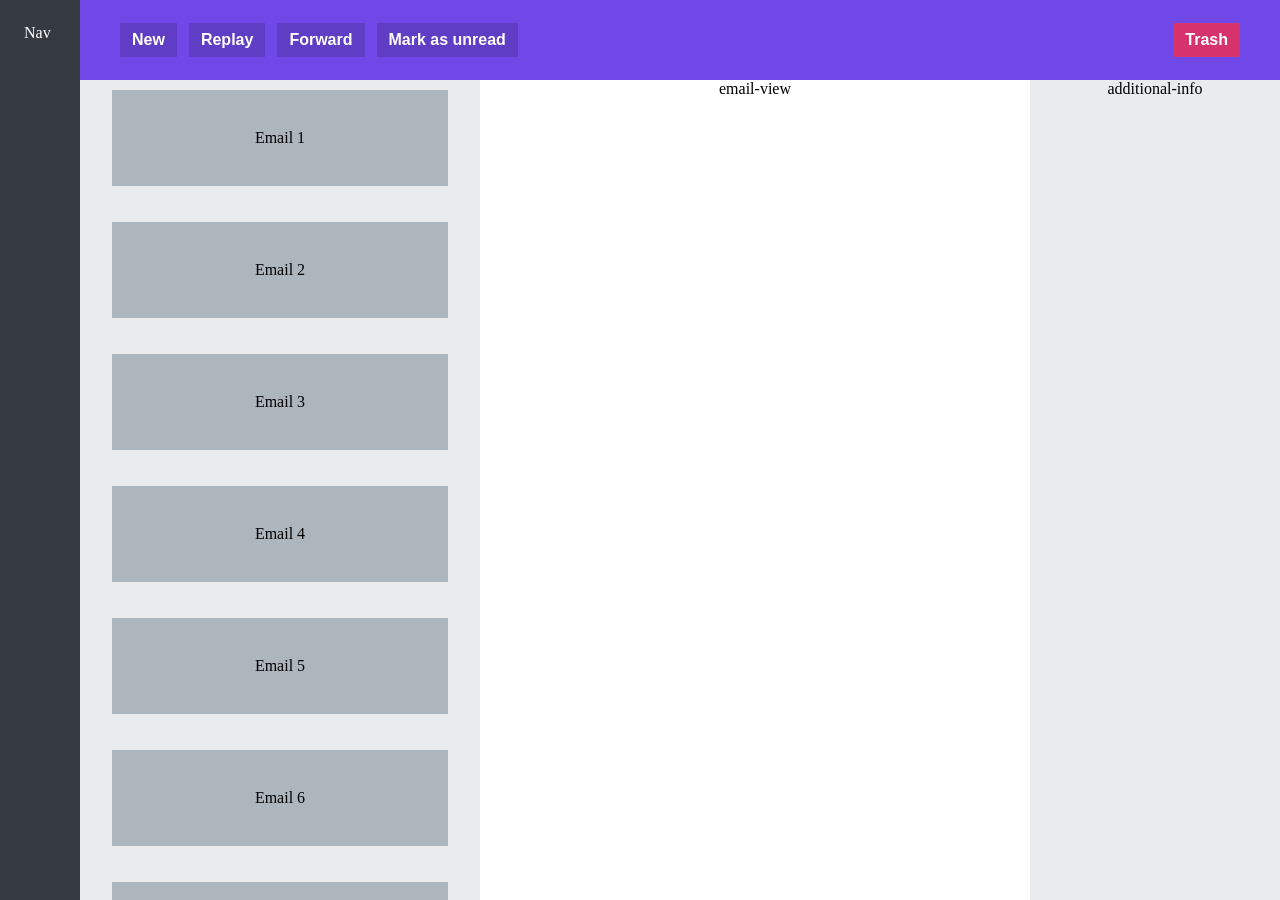
<file: Components/06-app-layout.html>
<!DOCTYPE html>
<html lang="en">
  <head>
    <meta charset="UTF-8" />
    <meta name="viewport" content="width=device-width, initial-scale=1.0" />
    <link rel="stylesheet" href="./style/06-app-layout.css" />
    <title>App Layout</title>
  </head>
  <body>
    <div class="container">
      <aside class="side-nav">Nav</aside>
      <menu class="main-nav">
        <nav class="left-nav">
          <button class="btn btn--left-nav" type="button" title="new">
            New
          </button>
          <button class="btn btn--left-nav" type="button" title="Replay">
            Replay
          </button>
          <button class="btn btn--left-nav" type="button" title="Forward">
            Forward
          </button>
          <button
            class="btn btn--left-nav"
            type="button"
            title="Mark as unread"
          >
            Mark as unread
          </button>
        </nav>
        <nav class="right-nav">
          <button class="btn btn--right-nav" type="button" title="trash">
            Trash
          </button>
        </nav>
      </menu>
      <section class="email-list">
        <div class="email">Email 1</div>
        <div class="email">Email 2</div>
        <div class="email">Email 3</div>
        <div class="email">Email 4</div>
        <div class="email">Email 5</div>
        <div class="email">Email 6</div>
        <div class="email">Email 7</div>
        <div class="email">Email 8</div>
        <div class="email">Email 9</div>
        <div class="email">Email 10</div>
      </section>
      <section class="email-view">email-view</section>
      <section class="additional-info">additional-info</section>
    </div>
  </body>
</html>
</file>
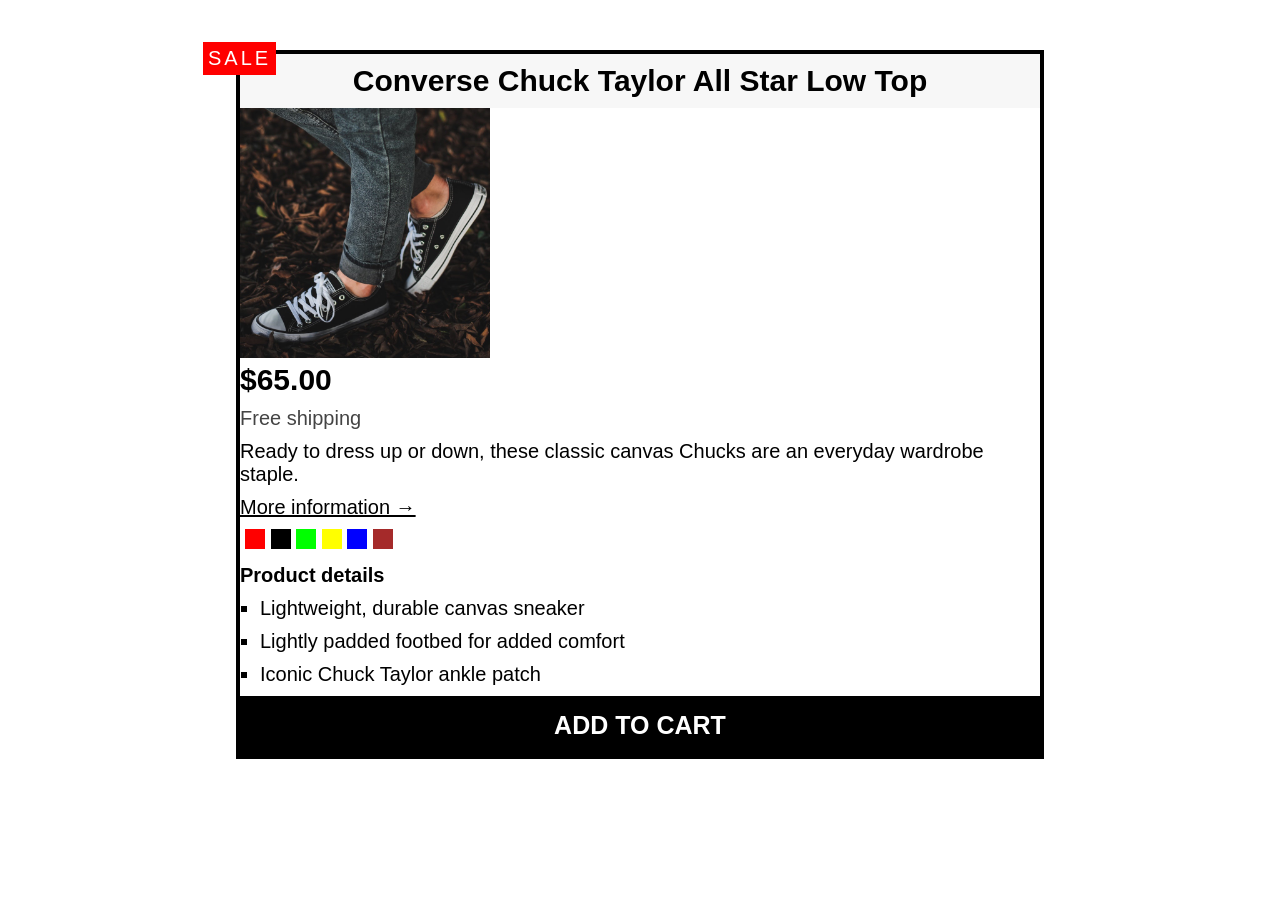
<file: CSS Fundamentals/challenge.html>
<!DOCTYPE html>
<html lang="en">
  <head>
    <meta charset="UTF-8" />
    <meta name="viewport" content="width=device-width, initial-scale=1.0" />
    <link rel="stylesheet" href="./challenge.css" />
    <title>Document</title>
  </head>
  <body>
    <div class="container">
      <article>
        <h1 class="main-heading">Converse Chuck Taylor All Star Low Top</h1>
        <img
          src="./resource/challenges.jpg"
          alt="Shoe image"
          width="250"
          height="250"
        />
        <p class="price"><strong>$65.00</strong></p>
        <p class="free-shipping">Free shipping</p>
        <p>
          Ready to dress up or down, these classic canvas Chucks are an everyday
          wardrobe staple.
        </p>
        <div class="more-information">
          <a href="#">More information &rarr;</a>
        </div>

        <div class="color-option">
          <div class="color-red square"></div>
          <div class="color-black square"></div>
          <div class="color-green square"></div>
          <div class="color-yellow square"></div>
          <div class="color-blue square"></div>
          <div class="color-brown square"></div>
        </div>

        <h4 class="list-title">Product details</h4>
        <ul>
          <li>Lightweight, durable canvas sneaker</li>
          <li>Lightly padded footbed for added comfort</li>
          <li>Iconic Chuck Taylor ankle patch</li>
        </ul>
        <button class="add-to-cart">Add to cart</button>
      </article>
    </div>
  </body>
</html>
</file>
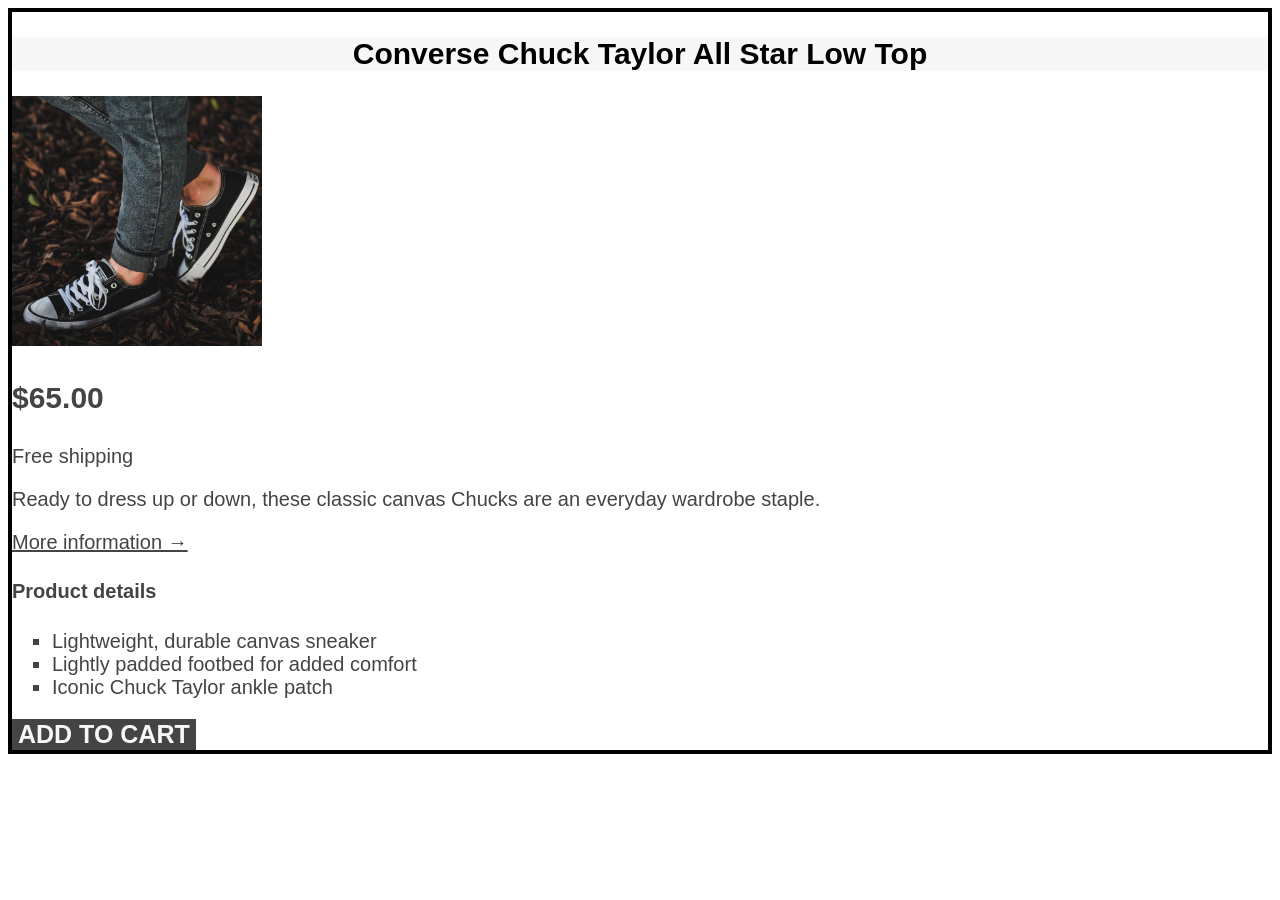
<file: CSS Fundamentals/challenge1.html>
<!DOCTYPE html>
<html lang="en">
  <head>
    <meta charset="UTF-8" />
    <meta name="viewport" content="width=device-width, initial-scale=1.0" />
    <link rel="stylesheet" href="./challenge1.css" />
    <title>Document</title>
  </head>
  <body>
    <article>
      <h1 class="main-heading">Converse Chuck Taylor All Star Low Top</h1>
      <img
        src="./resource/challenges.jpg"
        alt="Shoe image"
        width="250"
        height="250"
      />
      <p class="price"><strong>$65.00</strong></p>
      <p>Free shipping</p>
      <p>
        Ready to dress up or down, these classic canvas Chucks are an everyday
        wardrobe staple.
      </p>
      <a href="#">More information &rarr;</a>
      <h4>Product details</h4>
      <ul>
        <li>Lightweight, durable canvas sneaker</li>
        <li>Lightly padded footbed for added comfort</li>
        <li>Iconic Chuck Taylor ankle patch</li>
      </ul>
      <button class="add-to-cart">Add to cart</button>
    </article>
  </body>
</html>
</file>
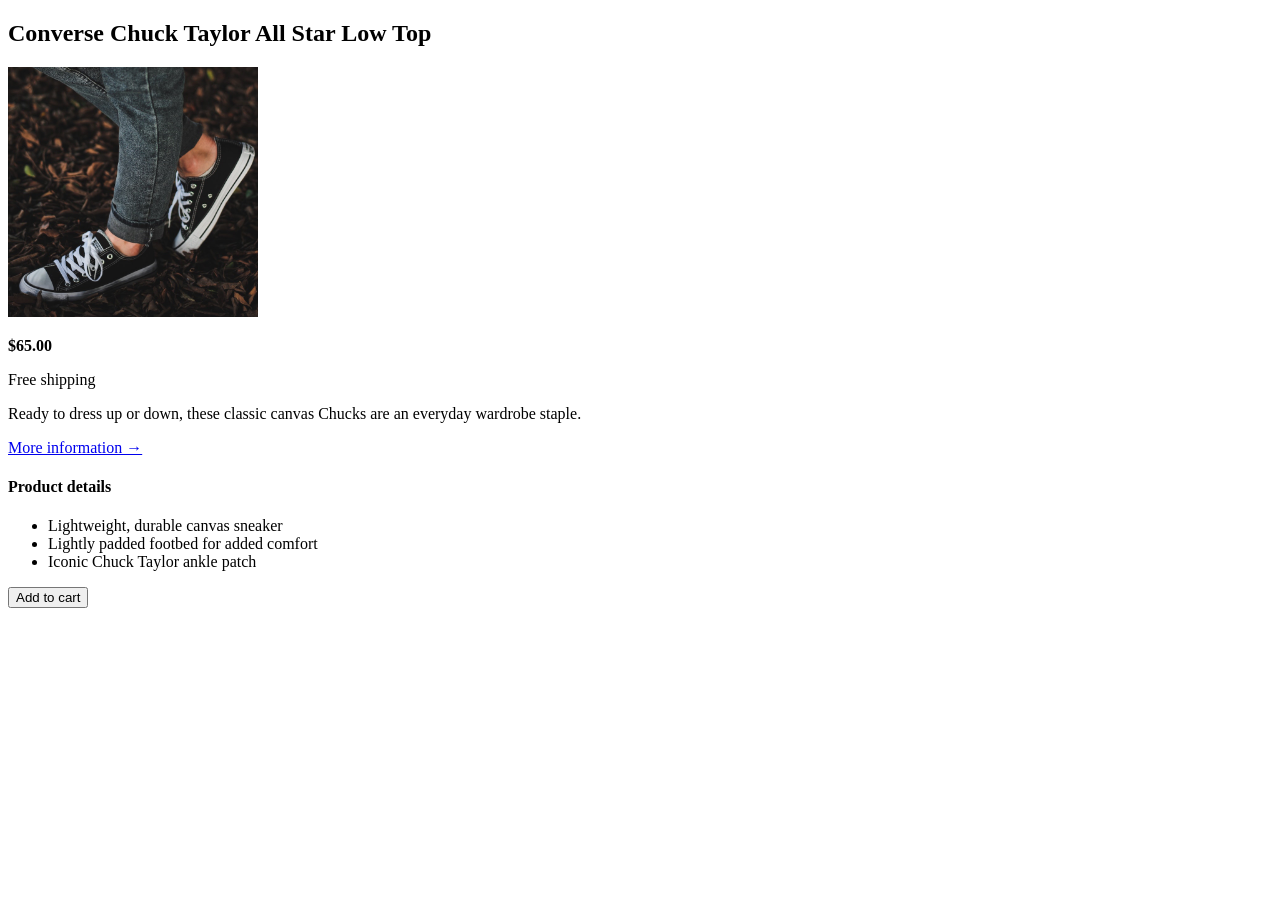
<file: Introduction To Html/challenge2.html>
<!DOCTYPE html>
<html lang="en">
  <head>
    <meta charset="UTF-8" />
    <meta name="viewport" content="width=device-width, initial-scale=1.0" />
    <title>Document</title>
  </head>
  <body>
    <article>
      <h1>Converse Chuck Taylor All Star Low Top</h1>
      <img
        src="./resource/challenges.jpg"
        alt="Shoe image"
        width="250"
        height="250"
      />
      <p><strong>$65.00</strong></p>
      <p>Free shipping</p>
      <p>
        Ready to dress up or down, these classic canvas Chucks are an everyday
        wardrobe staple.
      </p>
      <a href="#">More information &rarr;</a>
      <h4>Product details</h4>
      <ul>
        <li>Lightweight, durable canvas sneaker</li>
        <li>Lightly padded footbed for added comfort</li>
        <li>Iconic Chuck Taylor ankle patch</li>
      </ul>
      <button>Add to cart</button>
    </article>
  </body>
</html>
</file>
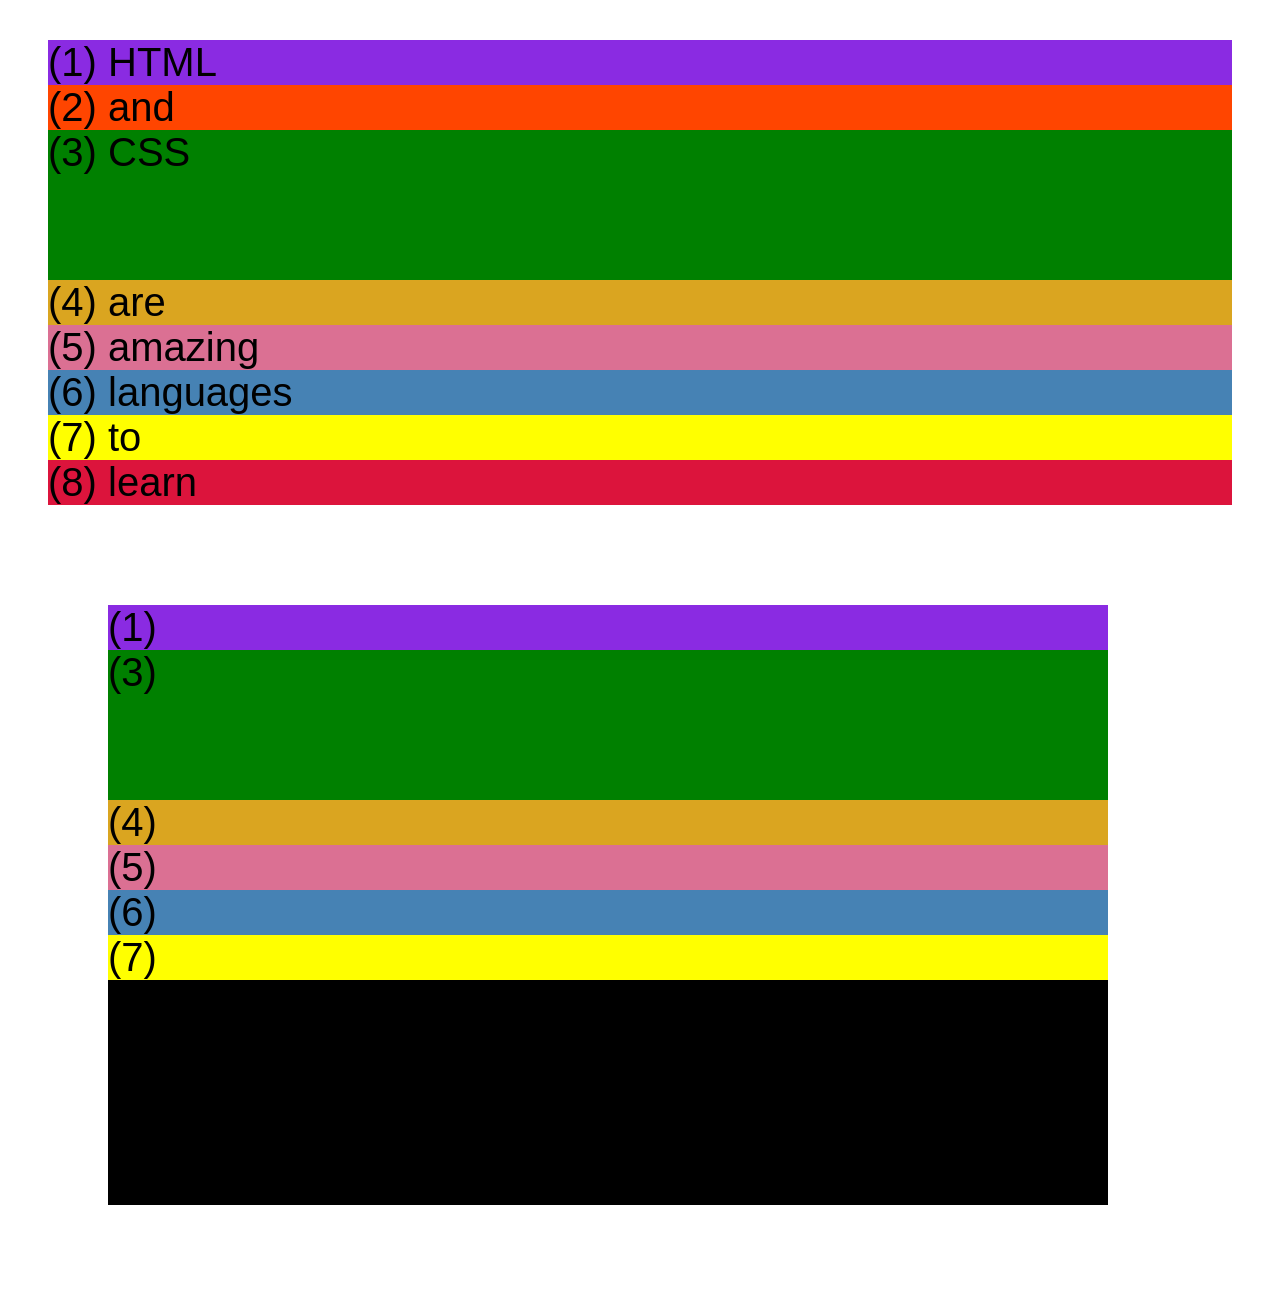
<file: Layout/css-grid.html>
<!DOCTYPE html>
<html lang="en">
  <head>
    <meta charset="UTF-8" />
    <meta http-equiv="X-UA-Compatible" content="IE=edge" />
    <meta name="viewport" content="width=device-width, initial-scale=1.0" />
    <title>CSS Grid</title>
    <style>
      .el--1 {
        background-color: blueviolet;
      }
      .el--2 {
        background-color: orangered;
      }
      .el--3 {
        background-color: green;
        height: 150px;
      }
      .el--4 {
        background-color: goldenrod;
      }
      .el--5 {
        background-color: palevioletred;
      }
      .el--6 {
        background-color: steelblue;
      }
      .el--7 {
        background-color: yellow;
      }
      .el--8 {
        background-color: crimson;
      }

      .container--1 {
        /* STARTER */
        font-family: sans-serif;
        background-color: #ddd;
        font-size: 40px;
        margin: 40px;

        /* CSS GRID */
      }

      .container--2 {
        /* STARTER */
        font-family: sans-serif;
        background-color: black;
        font-size: 40px;
        margin: 100px;

        width: 1000px;
        height: 600px;

        /* CSS GRID */
      }
    </style>
  </head>
  <body>
    <div class="container--1">
      <div class="el el--1">(1) HTML</div>
      <div class="el el--2">(2) and</div>
      <div class="el el--3">(3) CSS</div>
      <div class="el el--4">(4) are</div>
      <div class="el el--5">(5) amazing</div>
      <div class="el el--6">(6) languages</div>
      <div class="el el--7">(7) to</div>
      <div class="el el--8">(8) learn</div>
    </div>

    <div class="container--2">
      <div class="el el--1">(1)</div>
      <div class="el el--3">(3)</div>
      <div class="el el--4">(4)</div>
      <div class="el el--5">(5)</div>
      <div class="el el--6">(6)</div>
      <div class="el el--7">(7)</div>
    </div>
  </body>
</html>
</file>
<file: CSS Fundamentals/style.css>
* {
  margin: 0;
  padding: 0;
}

body {
  margin-left: 5px;
  position: relative;
}

h1,
h2,
h3,
h4,
p,
li {
  font-family: sans-serif;
  color: #444;
}

h1,
h2,
h3,
h4 {
  color: #1098ad;
}

.main-header {
  background-color: #f7f7f7;
  padding: 10px, 0;
  margin-bottom: 10px;
}

h1 {
  font-size: 26px;
  font-style: italic;
  text-transform: uppercase;
  margin-bottom: 10px;
}

.nav-list {
  font-family: sans-serif;
  font-size: 22px;
  margin-bottom: 10px;
}

.author-image {
  width: 50px;
  height: 50px;
  margin-bottom: 10px;
}

.author-name {
  margin-bottom: 10px;
}
h2 {
  font-size: 30px;
  margin-bottom: 10px;
}

h3 {
  font-size: 24px;
  margin-bottom: 10px;
}

h4 {
  font-size: 20px;
  text-transform: uppercase;
  margin-bottom: 10px;
}

h3 {
  margin-top: 30px;
}

p {
  font-size: 22px;
  line-height: 1.5;
  margin-bottom: 10px;
}
ol,
ul {
  margin-bottom: 10px;
}
li {
  font-size: 20px;
  margin-left: 50px;
  margin-bottom: 10px;
}
li:last-child {
  margin-bottom: 0;
}

a:link {
  color: #1098ad;
  text-decoration: none;
}

a:visited {
  color: #1098ad;
}

a:hover {
  color: orangered;
  text-decoration: underline orangered;
}

a:active {
  font-weight: bold;
}

.related-post {
  width: 1200px;
  background-color: #f7f7f7;
  border-top: 5px solid #1098ad;
  border-bottom: 5px solid #1098ad;
  padding-top: 10px;
  margin-bottom: 10px;
}

.related-author {
  font-size: 18px;
  font-weight: bold;
}

#related-post--list {
  list-style: none;
}

.btn-like {
  width: 70px;
  height: 50px;
  padding: 0 5px;
  position: absolute;
  bottom: 20px;
  right: 20px;
  cursor: pointer;
}

footer p {
  font-size: 18px;
}
</file>
<file: Design/style.css>
/*
SPACING SYSTEM (px)
2 / 4 / 8 / 12 / 16 / 24 / 32 / 48 / 64 / 80 / 96 / 128

FONT SIZE SYSTEM (px)
10 / 12 / 14 / 16 / 18 / 20 / 24 / 30 / 36 / 44 / 52 / 62 / 74 / 86 / 98
*/

/* 
main--color: #087f5b
gray--color: #343a40
btn-hover--color: #099268;
footer--color: #495057
*/

* {
  margin: 0;
  padding: 0;
  box-sizing: border-box;
}

/* ------------------------ */
/* GENERAL STYLES */
/* ------------------------ */
body {
  font-family: "Inter", sans-serif;
  font-weight: 400;
  color: #343a40;
  border-bottom: 5px solid #087f5b;
}

.container {
  width: 960px;
  margin: 0 auto;
}

header,
section {
  margin-bottom: 96px;
}

h2 {
  margin-bottom: 48px;
  font-size: 36px;
  letter-spacing: -1px;
}

img {
  border-radius: 12px;
}

.btn {
  background-color: #087f5b;
  color: #fff;
  text-decoration: none;
  text-transform: uppercase;
  display: inline-block;
  border-radius: 100px;
}
.btn:link:hover {
  background-color: #099268;
}

.btn--big {
  padding: 16px 32px;
  font-size: 18px;
}

.btn--small {
  padding: 16px 16px;
  font-size: 14px;
}

.grid-3-cols {
  display: grid;
  grid-template-columns: repeat(3, 1fr);
  column-gap: 80px;
}

/* ------------------------ */
/* COMPONENT STYLES */
/* ------------------------ */

/* HEADER */
header {
  display: grid;
  grid-template-columns: repeat(2, 1fr);
  column-gap: 80px;
  margin-top: 48px;
}

.header-text-box {
  align-self: center;
}

h1 {
  margin-bottom: 32px;
  font-size: 44px;
  line-height: 1.1;
  letter-spacing: -1px;
}

.header-text {
  margin-bottom: 24px;
  font-size: 18px;
  line-height: 1.7;
}

img {
  width: 100%;
}

/* FEATURES */
.features-icon {
}

.features-title {
  margin-bottom: 16px;
  font-size: 20px;
}

.features-text {
  font-size: 18px;
  line-height: 1.7;
}

/* TESTIMONIAL */
.testimonial-section {
  background-color: #087f5b;
  padding: 18px;
  color: #fff;
  border-radius: 12px;
}

.testimonial-box {
  grid-column: 2 / -1;
  align-self: center;
}

.testimonial-box h2 {
  margin-bottom: 24px;
  font-size: 24px;
}

.testimonial-text {
  font-style: italic;
  margin-bottom: 24px;
  font-size: 18px;
  line-height: 1.7;
  color: #e6fcf5;
}

.testimonial-author {
  color: #c3fae8;
}
/* CHAIRS */
.chair-box {
  padding: 32px;
}

h3 {
  margin-bottom: 24px;
}

.chair-details {
  list-style: none;
  margin-bottom: 24px;
}

.chair-details li {
  display: flex;
  align-items: center;
  gap: 12px;
  margin-bottom: 16px;
}

.chair-details li:last-child {
  margin-bottom: 0;
}

.chair-icon {
}

.chair-price {
  display: flex;
  justify-content: space-between;
  align-items: center;
  font-size: 20px;
}

.chair img {
  border-bottom-left-radius: 0;
  border-bottom-right-radius: 0;
}

.chair {
  box-shadow: 0 20px 30px 0 rgba(0, 0, 0, 0.1);
  border-radius: 12px;
}

footer {
  margin-bottom: 48px;
  font-size: 14px;
}
</file>
<file: Layout/style.css>
* {
  margin: 0;
  padding: 0;
}

body {
  margin-left: 5px;
  position: relative;
}

.container {
  width: 1400px;
  margin: 0 auto;
}

h1,
h2,
h3,
h4,
p,
li {
  font-family: sans-serif;
  color: #444;
}

h1,
h2,
h3,
h4 {
  color: #1098ad;
}

.main-header {
  background-color: #f7f7f7;
  padding: 10px 10px;
  margin-bottom: 10px;
  display: flex;
  justify-content: space-between;
  align-items: center;
}

h1 {
  font-size: 30px;
  font-style: italic;
  text-transform: uppercase;
  margin-bottom: 10px;
}

.nav-list {
  width: 30%;
  font-family: sans-serif;
  font-size: 22px;
  margin-bottom: 10px;
  display: flex;
  justify-content: space-between;
}

.author-image {
  width: 50px;
  height: 50px;
  margin-bottom: 0;
}

.author-name {
  margin-bottom: 0;
}

.author-box {
  display: flex;
  align-items: center;
  gap: 15px;
  margin-bottom: 10px;
}

h2 {
  font-size: 30px;
  margin-bottom: 10px;
}

h3 {
  font-size: 24px;
  margin-bottom: 10px;
}

h4 {
  font-size: 20px;
  text-transform: uppercase;
  margin-bottom: 10px;
}

h3 {
  margin-top: 30px;
}

p {
  font-size: 22px;
  line-height: 1.5;
  margin-bottom: 10px;
}
ol,
ul {
  margin-bottom: 10px;
}
li {
  font-size: 20px;
  margin-bottom: 10px;
}
li:last-child {
  margin-bottom: 0;
}

a:link {
  color: #1098ad;
  text-decoration: none;
}

a:visited {
  color: #1098ad;
}

a:hover {
  color: orangered;
  text-decoration: underline orangered;
}

a:active {
  font-weight: bold;
}

.section-main {
  display: flex;
  justify-content: space-between;
  align-items: flex-start;
}

.related-post {
  width: 60%;
  background-color: #f7f7f7;
  border-top: 5px solid #1098ad;
  border-bottom: 5px solid #1098ad;
  padding-top: 10px;
  margin-bottom: 10px;
}

.related-post h4 {
  text-align: center;
}
.related-author {
  font-size: 18px;
}

#related-post--list {
  list-style: none;
}

.related-list-item {
  display: flex;
  align-items: center;
  gap: 10px;
}

.btn-like {
  width: 70px;
  height: 50px;
  padding: 0 5px;
  position: absolute;
  bottom: 20px;
  right: 20px;
  cursor: pointer;
}

footer p {
  font-size: 18px;
}
</file>
<file: Components/style/01-accordion.css>
* {
  margin: 0;
  padding: 0;
  box-sizing: border-box;
}
body {
  font-family: "Inter", sans-serif;
  font-weight: 400;
  color: #343a40;
  line-height: 1;
  font-size: 18;
}

.accordion {
  width: 700px;
  margin: 100px auto;
  display: flex;
  flex-direction: column;
  gap: 24px;
}

.items {
  padding: 24px;
  display: grid;
  grid-template-columns: auto 1fr auto;
  column-gap: 24px;
  row-gap: 32px;
  box-shadow: 0 0 32px rgba(0, 0, 0, 0.1);
}

.hidden-box {
  display: none;
  grid-column: 2;
}

.icon {
  width: 24px;
  height: 24px;
  stroke: #085f5b;
}

.heading-number,
.heading-text {
  font-size: 24px;
  font-weight: 500;
  color: #555656;
}
.body-text {
  margin-bottom: 12px;
}

.items ul {
  margin-left: 18px;
  display: flex;
  flex-direction: column;
  gap: 12px;
}

.open .hidden-box {
  display: block;
}

.open .heading-number,
.open .heading-text {
  color: #085f5b;
}

.open {
  border-top: 4px solid #085f5b;
}
</file>
<file: Components/style/02.carousel.css>
* {
  margin: 0;
  padding: 0;
  box-sizing: border-box;
}
body {
  font-family: "Inter", sans-serif;
  font-weight: 400;
  color: #343a40;
  line-height: 1;
  font-size: 18;
}

.carousel {
  width: 900px;
  margin: 100px auto;
  background-color: #74c0fc;
  display: flex;
  gap: 52px;
  align-items: center;
  padding-left: 52px;
  position: relative;
}

.carousel img {
  width: 300px;
  height: 200px;
  transform: scale(1.25);
  border-radius: 16px;
  box-shadow: 0 0 32px rgba(0, 0, 0, 0.1);
}

.testimonial-text {
  font-size: 24px;
  margin-bottom: 32px;
  color: #e7f5ff;
}
.testimonial-author {
  color: #dee2e6;
  font-size: 16px;
  margin-bottom: 12px;
}
.testimonial-job {
  color: #dee2e6;
  font-size: 14px;
  margin-bottom: 12px;
}

.btn {
  background-color: #fff;
  height: 50px;
  border: none;
  border-radius: 100%;
  box-shadow: 0 0 16px rgba(0, 0, 0, 0.1);
  position: absolute;
  cursor: pointer;
}

.btn--left {
  left: 0;
  top: 50%;
  transform: translate(-50%, -50%);
}
.btn--right {
  right: 0;
  top: 50%;
  transform: translate(50%, -50%);
}

.btn-icon {
  stroke: #0a64f9;
  width: 40px;
}
.dots {
  position: absolute;
  display: flex;
  gap: 10px;
  left: 50%;
  bottom: 0;
  transform: translate(-50%, 32px);
}
.dot {
  height: 12px;
  width: 12px;
  border: 2px solid #0a64f9;
  border-radius: 100%;
  cursor: pointer;
}

.dot--fill {
  background-color: #0a64f9;
}
</file>
<file: Components/style/03-table.css>
* {
  margin: 0;
  padding: 0;
  box-sizing: border-box;
}

body {
  font-family: "inter", sans-serif;
  display: flex;
  justify-content: center;
}

table {
  font-size: 18px;
  margin-top: 100px;
  width: 800px;
  /* border: 1px solid #000; */
  border-collapse: collapse;
}

th,
td {
  /* border: 1px solid #000; */
  padding: 8px;
  width: 25%;
  text-align: left;
}

thead tr {
  background-color: #087f5b;
  color: #ffffff;
}

tbody tr:nth-child(even) {
  background-color: #e9ecef;
}
tbody tr:nth-child(odd) {
  background-color: #f8f9fa;
}
</file>
<file: Components/style/04-pagination.css>
* {
  margin: 0;
  padding: 0;
  box-sizing: border-box;
}
body {
  font-family: "Inter", sans-serif;
  color: #343a40;
  line-height: 1;
  font-size: 18;
  margin-top: 300px;
  display: flex;
  justify-content: center;
}

.pagination {
  width: 800px;
  display: flex;
  align-items: center;
  gap: 30px;
}

.btn {
  color: #fff;
  width: 40px;
  height: 40px;
  border-radius: 50%;
  background: none;
  border: 1px solid #087f5b;
  display: flex;
  align-items: center;
  justify-content: center;
}

.btn-icon {
  stroke: #087f5b;
  display: flex;
  align-items: center;
  justify-content: center;
  width: 24px;
  height: 24px;
}

.btn:hover,
.btn:active {
  background: #087f5b;
}
.btn-icon:hover,
.btn-icon:active {
  stroke: #fff;
}
.page-link:link,
.page-link:visited {
  height: 36px;
  width: 36px;
  font-size: 18px;
  text-decoration: none;
  color: #343a40;
  border-radius: 50%;
  display: flex;
  align-items: center;
  justify-content: center;
}

.page-link:hover,
.page-link:active {
  background: #087f5b;
  color: #fff;
}

.page-link.page-link--active {
  background: #087f5b;
  color: #fff;
}
</file>
<file: Components/style/05-hero.css>
* {
  margin: 0;
  padding: 0;
  box-sizing: border-box;
}
html {
  font-family: sans-serif;
  color: #444;
}

.container {
  margin: 0 auto;
  width: 1200px;
  border-collapse: collapse;
}

header {
  height: 100vh;
  color: #fff;
  background-image: linear-gradient(
      rgba(31, 31, 31, 0.6),
      rgba(31, 31, 31, 0.6)
    ),
    url(../image/hero.jpg);
  background-size: cover;
  position: relative;
}

nav {
  font-size: 20px;
  font-weight: 700;
  padding-top: 32px;
  display: flex;
  justify-content: space-between;
}
.header-container {
  width: 1200px;
  position: absolute;
  left: 50%;
  top: 50%;
  transform: translate(-50%, -50%);
}

.header-container--inner {
  width: 50%;
}

h1 {
  font-size: 52px;
  margin-bottom: 32px;
}
p {
  font-size: 20px;
  line-height: 1.6;
  margin-bottom: 16px;
}

.btn:link,
.btn:visited {
  font-size: 20px;
  font-weight: 600;
  text-decoration: none;
  background-color: #e67e22;
  color: #fff;
  display: inline-block;
  padding: 16px 32px;
  border-radius: 9px;
}

section {
  padding: 96px 0;
}
</file>
<file: Components/style/06-app-layout.css>
* {
  margin: 0;
  padding: 0;
  box-sizing: border-box;
}
body {
  height: 100vh;
}
.container {
  height: 100vh;
  width: 100%;
  display: grid;
  grid-template-columns: 80px 400px 1fr 250px;
  grid-template-rows: 80px 1fr;
}
.side-nav {
  background-color: #343a40;
  color: #fff;
  padding: 24px;
  grid-row: 1/-1;
}

.main-nav {
  display: flex;
  align-items: center;
  justify-content: space-between;
  background-color: #7048e8;
  padding: 0 40px;
  grid-column: 2/-1;
}

.btn {
  border: none;
  cursor: pointer;
  color: #fff;
  font-weight: 700;
  font-size: 16px;
  padding: 8px 12px;
}

.btn--left-nav {
  background-color: #5f3dc4;
}
.btn--right-nav {
  background-color: #d6336c;
}

.left-nav {
  display: flex;
  gap: 12px;
}
.email-list {
  background-color: #e9ecef;
  display: flex;
  flex-direction: column;
  gap: 16px;
  overflow: scroll;
}
.email {
  padding: 16px 32px;
  background-color: #adb5bd;
  height: 96px;
  flex-shrink: 0;
  display: flex;
  align-items: center;
  justify-content: center;
  margin: 10px 32px;
}
.email-view {
  background-color: #ffffff;
  text-align: center;
}
.additional-info {
  background-color: #e9ecef;
  text-align: center;
}
</file>
<file: CSS Fundamentals/challenge.css>
* {
  font-family: sans-serif;
  margin: 0;
  padding: 0;
}

body {
  font-size: 20px;
}

.container {
  width: 800px;
  margin: 50px auto;
  border: 4px solid #000;
  position: relative;
}

.container::before {
  display: inline;
  content: "sale";
  background-color: #ff0000;
  color: white;
  letter-spacing: 3px;
  padding: 5px;
  text-transform: uppercase;
  position: absolute;
  top: -12px;
  left: -37px;
}
.main-heading {
  background-color: #f7f7f7;
  color: black;
  text-align: center;
  padding: 10px;
}
p {
  margin-bottom: 10px;
}
.price {
  font-size: 30px;
  font-weight: bold;
}

.free-shipping {
  color: #444;
}

.more-information {
  margin-bottom: 10px;
}

.color-option {
  margin-left: 5px;
  margin-bottom: 10px;
}
.square {
  display: inline-block;
  width: 20px;
  height: 20px;
}
.color-red {
  background-color: #ff0000;
}

.color-black {
  background-color: #000;
}

.color-green {
  background-color: #00ff00;
}

.color-yellow {
  background-color: #ffff00;
}

.color-blue {
  background-color: #0000ff;
}

.color-brown {
  background-color: #a52a2a;
}

a:link,
a:visited {
  color: #000;
}

a:hover,
a:active {
  text-decoration: none;
}

.list-title,
ul,
li {
  margin-bottom: 10px;
}
ul {
  list-style: square;
}

li {
  margin-left: 20px;
}

li:last-child {
  margin-bottom: 0;
}
.add-to-cart {
  background-color: #000;
  color: #fff;
  font-size: 25px;
  font-weight: bold;
  text-align: center;
  border: none;
  text-transform: uppercase;
  padding: 15px;
  width: 100%;
}
.add-to-cart:hover {
  color: #000;
  background-color: #fff;
  border-top: 4px solid #000;
}
</file>
<file: CSS Fundamentals/challenge1.css>
* {
  color: #444;
  font-family: sans-serif;
}

body {
  border: 4px solid #000;
  font-size: 20px;
}

.main-heading {
  background-color: #f7f7f7;
  color: black;
  text-align: center;
}

.price {
  font-size: 30px;
  font-weight: bold;
}

a:hover {
  text-decoration: none;
}
ul {
  list-style: square;
}
.add-to-cart {
  background-color: #444;
  color: #f7f7f7;
  font-size: 25px;
  font-weight: bold;
  text-align: center;
  border: none;
  text-transform: uppercase;
}
.add-to-cart:hover {
  color: #444;
  background-color: #f7f7f7;
}
</file>
